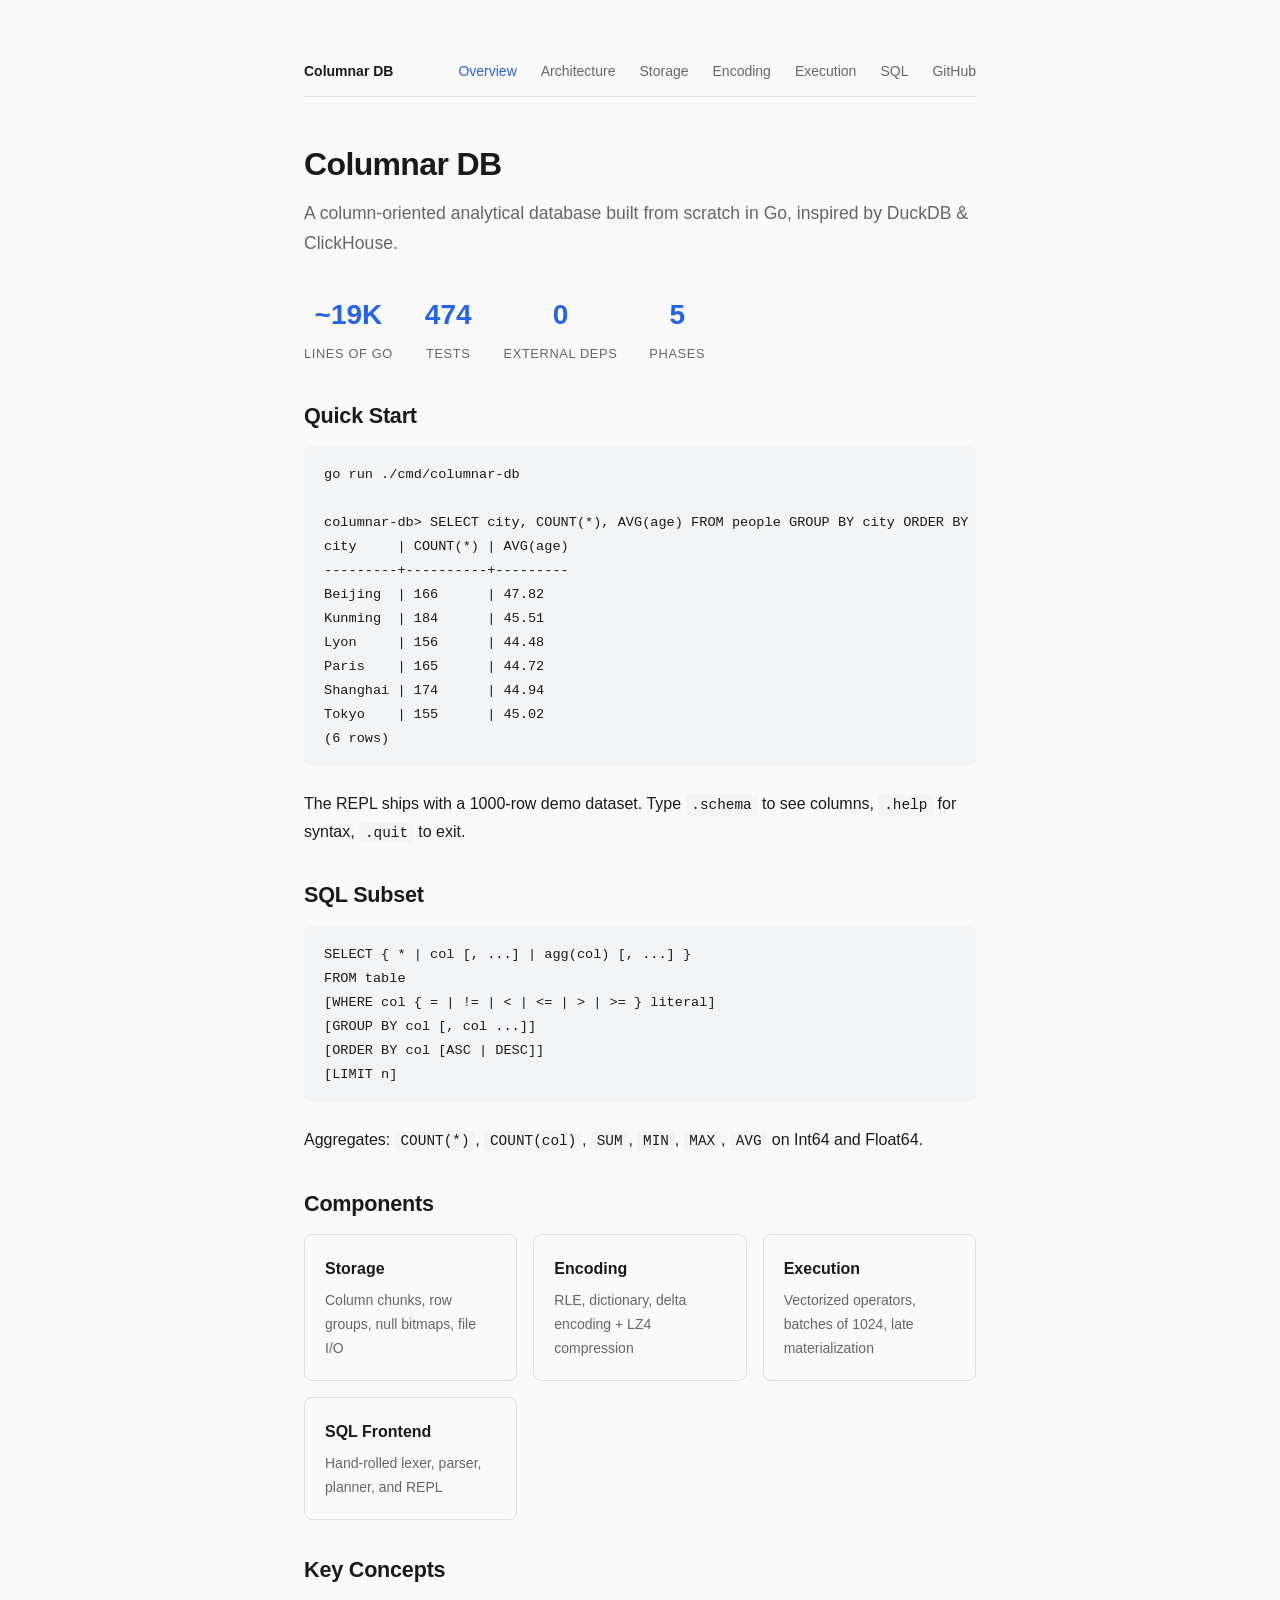
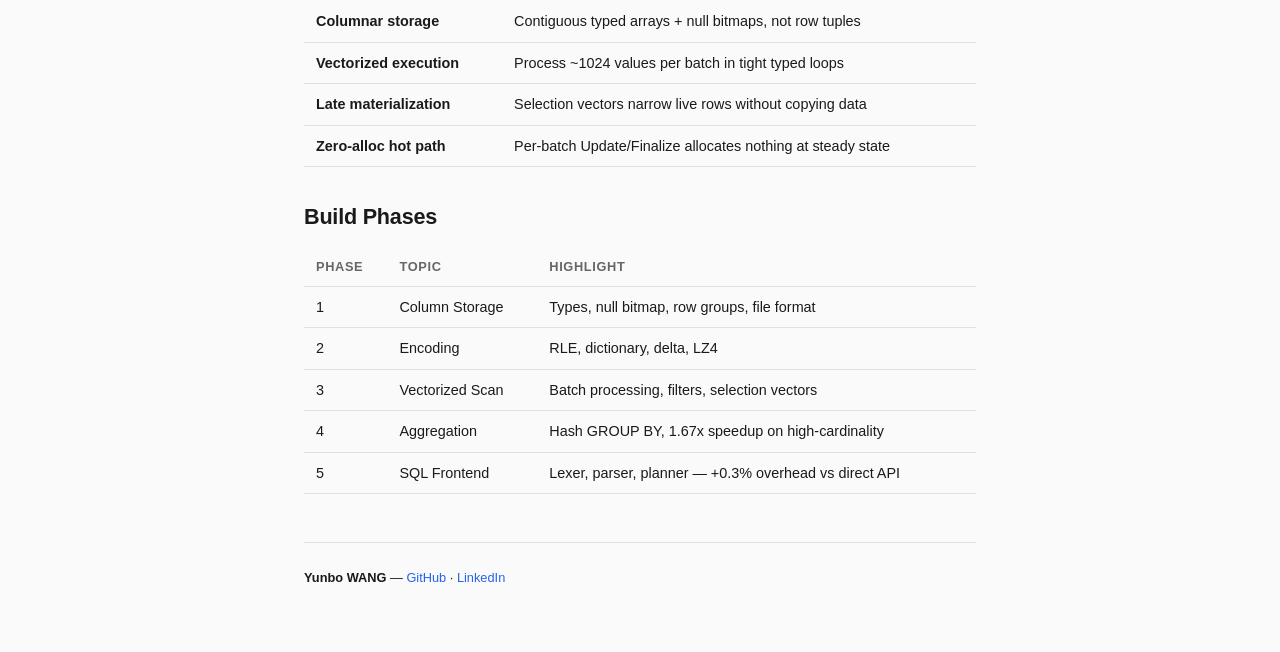
<file: docs/index.html>
<!DOCTYPE html>
<html lang="en">
<head>
  <meta charset="utf-8">
  <meta name="viewport" content="width=device-width, initial-scale=1">
  <title>Columnar DB</title>
  <link rel="stylesheet" href="style.css">
</head>
<body>
<div class="container">
  <nav>
    <a href="index.html" class="brand">Columnar DB</a>
    <a href="index.html" class="active">Overview</a>
    <a href="architecture.html">Architecture</a>
    <a href="storage.html">Storage</a>
    <a href="encoding.html">Encoding</a>
    <a href="execution.html">Execution</a>
    <a href="sql.html">SQL</a>
    <a href="https://github.com/iyunbo/columnar-db">GitHub</a>
  </nav>

  <h1>Columnar DB</h1>
  <p class="subtitle">A column-oriented analytical database built from scratch in Go, inspired by DuckDB &amp; ClickHouse.</p>

  <div class="stats">
    <div class="stat"><span class="num">~19K</span><span class="label">Lines of Go</span></div>
    <div class="stat"><span class="num">474</span><span class="label">Tests</span></div>
    <div class="stat"><span class="num">0</span><span class="label">External deps</span></div>
    <div class="stat"><span class="num">5</span><span class="label">Phases</span></div>
  </div>

  <h2>Quick Start</h2>
<pre><code>go run ./cmd/columnar-db

columnar-db&gt; SELECT city, COUNT(*), AVG(age) FROM people GROUP BY city ORDER BY city
city     | COUNT(*) | AVG(age)
---------+----------+---------
Beijing  | 166      | 47.82
Kunming  | 184      | 45.51
Lyon     | 156      | 44.48
Paris    | 165      | 44.72
Shanghai | 174      | 44.94
Tokyo    | 155      | 45.02
(6 rows)</code></pre>

  <p>The REPL ships with a 1000-row demo dataset. Type <code>.schema</code> to see columns, <code>.help</code> for syntax, <code>.quit</code> to exit.</p>

  <h2>SQL Subset</h2>
<pre><code>SELECT { * | col [, ...] | agg(col) [, ...] }
FROM table
[WHERE col { = | != | &lt; | &lt;= | &gt; | &gt;= } literal]
[GROUP BY col [, col ...]]
[ORDER BY col [ASC | DESC]]
[LIMIT n]</code></pre>
  <p>Aggregates: <code>COUNT(*)</code>, <code>COUNT(col)</code>, <code>SUM</code>, <code>MIN</code>, <code>MAX</code>, <code>AVG</code> on Int64 and Float64.</p>

  <h2>Components</h2>
  <div class="card-grid">
    <div class="card"><a href="storage.html">
      <h3>Storage</h3>
      <p>Column chunks, row groups, null bitmaps, file I/O</p>
    </a></div>
    <div class="card"><a href="encoding.html">
      <h3>Encoding</h3>
      <p>RLE, dictionary, delta encoding + LZ4 compression</p>
    </a></div>
    <div class="card"><a href="execution.html">
      <h3>Execution</h3>
      <p>Vectorized operators, batches of 1024, late materialization</p>
    </a></div>
    <div class="card"><a href="sql.html">
      <h3>SQL Frontend</h3>
      <p>Hand-rolled lexer, parser, planner, and REPL</p>
    </a></div>
  </div>

  <h2>Key Concepts</h2>
  <table>
    <tr><td><strong>Columnar storage</strong></td><td>Contiguous typed arrays + null bitmaps, not row tuples</td></tr>
    <tr><td><strong>Vectorized execution</strong></td><td>Process ~1024 values per batch in tight typed loops</td></tr>
    <tr><td><strong>Late materialization</strong></td><td>Selection vectors narrow live rows without copying data</td></tr>
    <tr><td><strong>Zero-alloc hot path</strong></td><td>Per-batch Update/Finalize allocates nothing at steady state</td></tr>
  </table>

  <h2>Build Phases</h2>
  <table>
    <thead><tr><th>Phase</th><th>Topic</th><th>Highlight</th></tr></thead>
    <tbody>
      <tr><td>1</td><td>Column Storage</td><td>Types, null bitmap, row groups, file format</td></tr>
      <tr><td>2</td><td>Encoding</td><td>RLE, dictionary, delta, LZ4</td></tr>
      <tr><td>3</td><td>Vectorized Scan</td><td>Batch processing, filters, selection vectors</td></tr>
      <tr><td>4</td><td>Aggregation</td><td>Hash GROUP BY, 1.67x speedup on high-cardinality</td></tr>
      <tr><td>5</td><td>SQL Frontend</td><td>Lexer, parser, planner &mdash; +0.3% overhead vs direct API</td></tr>
    </tbody>
  </table>

  <footer>
    <p><strong>Yunbo WANG</strong> &mdash; <a href="https://github.com/iyunbo/columnar-db">GitHub</a> &middot; <a href="https://linkedin.com/in/yunbo-wang">LinkedIn</a></p>
  </footer>
</div>
</body>
</html>
</file>
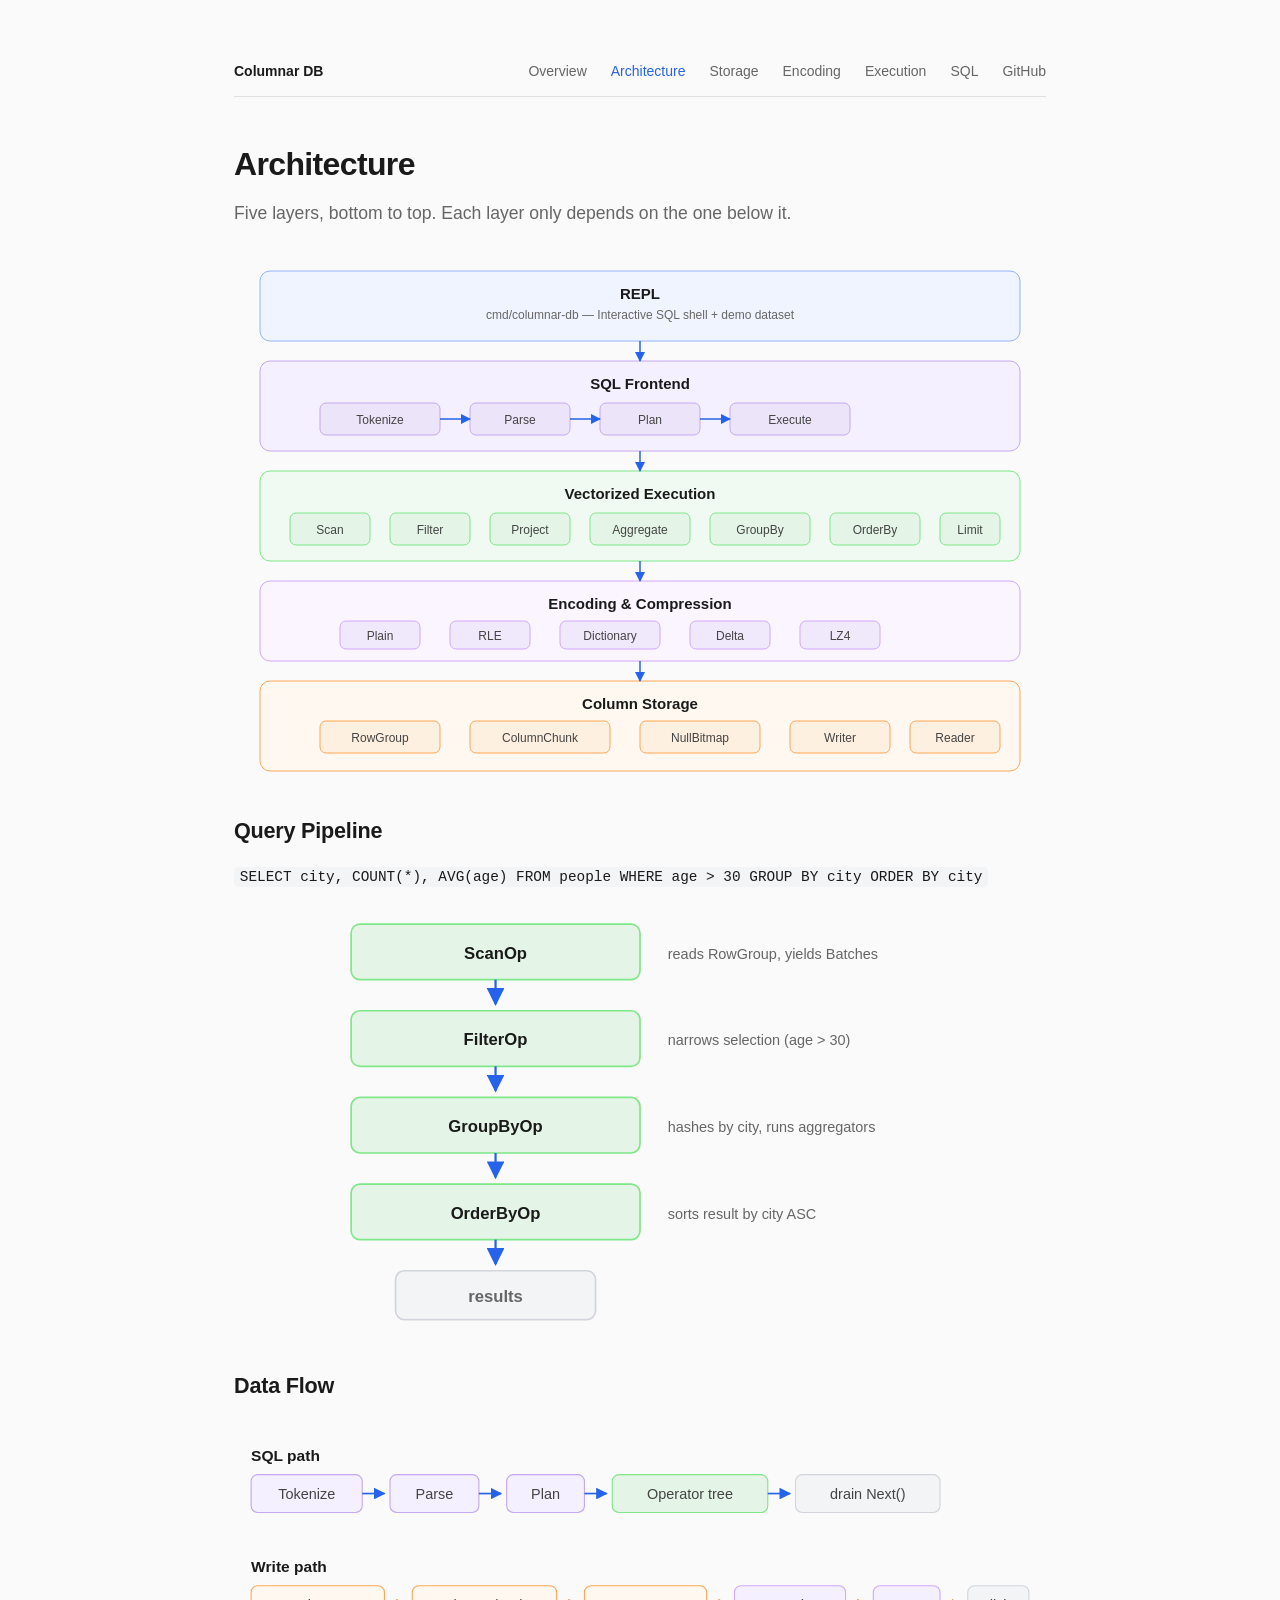
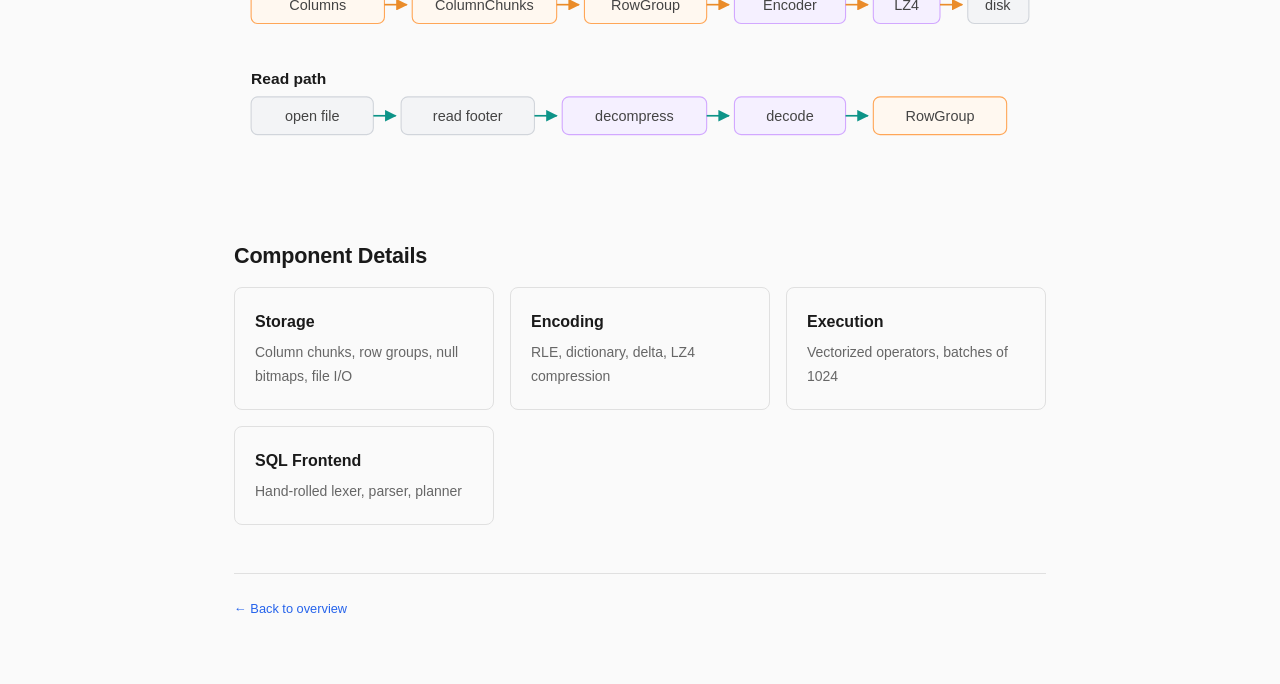
<file: docs/architecture.html>
<!DOCTYPE html>
<html lang="en">
<head>
  <meta charset="utf-8">
  <meta name="viewport" content="width=device-width, initial-scale=1">
  <title>Architecture — Columnar DB</title>
  <link rel="stylesheet" href="style.css">
  <style>
    svg {
      width: 100%;
      max-width: 800px;
      height: auto;
      display: block;
      margin: 1.5rem auto;
    }
    svg a g { transition: transform 0.15s, opacity 0.15s; cursor: pointer; }
    svg a:hover g { opacity: 0.85; }
    svg a g rect.box { transition: stroke-width 0.15s, filter 0.15s; }
    svg a:hover g rect.box { stroke-width: 2.5; filter: drop-shadow(0 2px 4px rgba(0,0,0,0.12)); }
  </style>
</head>
<body>
<div class="container" style="max-width: 860px;">
  <nav>
    <a href="index.html" class="brand">Columnar DB</a>
    <a href="index.html">Overview</a>
    <a href="architecture.html" class="active">Architecture</a>
    <a href="storage.html">Storage</a>
    <a href="encoding.html">Encoding</a>
    <a href="execution.html">Execution</a>
    <a href="sql.html">SQL</a>
    <a href="https://github.com/iyunbo/columnar-db">GitHub</a>
  </nav>

  <h1>Architecture</h1>
  <p class="subtitle">Five layers, bottom to top. Each layer only depends on the one below it.</p>

<svg viewBox="0 0 800 520" xmlns="http://www.w3.org/2000/svg" font-family="-apple-system, BlinkMacSystemFont, 'Segoe UI', sans-serif" font-size="13">

  <defs>
    <marker id="arrow" viewBox="0 0 10 10" refX="9" refY="5"
            markerWidth="7" markerHeight="7" orient="auto-start-reverse">
      <path d="M 0 0 L 10 5 L 0 10 z" fill="#2563eb"/>
    </marker>
  </defs>

  <!-- Layer 5: REPL -->
  <rect x="20" y="10" width="760" height="70" rx="10" fill="#f0f4ff" stroke="#93b4f5"/>
  <text x="400" y="38" text-anchor="middle" fill="#1a1a1a" font-weight="700" font-size="15">REPL</text>
  <text x="400" y="58" text-anchor="middle" fill="#666" font-size="12">cmd/columnar-db — Interactive SQL shell + demo dataset</text>

  <!-- Layer 4: SQL Frontend -->
  <a href="sql.html">
  <g>
  <rect class="box" x="20" y="100" width="760" height="90" rx="10" fill="#f5f0ff" stroke="#c4a8f0"/>
  <text x="400" y="128" text-anchor="middle" fill="#1a1a1a" font-weight="700" font-size="15">SQL Frontend</text>
  <g fill="#444" font-size="12">
    <rect x="80" y="142" width="120" height="32" rx="6" fill="#ece4f9" stroke="#c4a8f0"/>
    <text x="140" y="163" text-anchor="middle">Tokenize</text>
    <rect x="230" y="142" width="100" height="32" rx="6" fill="#ece4f9" stroke="#c4a8f0"/>
    <text x="280" y="163" text-anchor="middle">Parse</text>
    <rect x="360" y="142" width="100" height="32" rx="6" fill="#ece4f9" stroke="#c4a8f0"/>
    <text x="410" y="163" text-anchor="middle">Plan</text>
    <rect x="490" y="142" width="120" height="32" rx="6" fill="#ece4f9" stroke="#c4a8f0"/>
    <text x="550" y="163" text-anchor="middle">Execute</text>
  </g>
  </g>
  </a>
  <!-- flow arrows -->
  <line x1="200" y1="158" x2="230" y2="158" stroke="#2563eb" stroke-width="1.5" marker-end="url(#arrow)"/>
  <line x1="330" y1="158" x2="360" y2="158" stroke="#2563eb" stroke-width="1.5" marker-end="url(#arrow)"/>
  <line x1="460" y1="158" x2="490" y2="158" stroke="#2563eb" stroke-width="1.5" marker-end="url(#arrow)"/>

  <!-- Layer 3: Execution Engine -->
  <a href="execution.html">
  <g>
  <rect class="box" x="20" y="210" width="760" height="90" rx="10" fill="#f0faf2" stroke="#7ee787"/>
  <text x="400" y="238" text-anchor="middle" fill="#1a1a1a" font-weight="700" font-size="15">Vectorized Execution</text>
  <g fill="#444" font-size="12">
    <rect x="50"  y="252" width="80"  height="32" rx="6" fill="#e4f5e7" stroke="#7ee787"/>
    <text x="90"  y="273" text-anchor="middle">Scan</text>
    <rect x="150" y="252" width="80"  height="32" rx="6" fill="#e4f5e7" stroke="#7ee787"/>
    <text x="190" y="273" text-anchor="middle">Filter</text>
    <rect x="250" y="252" width="80"  height="32" rx="6" fill="#e4f5e7" stroke="#7ee787"/>
    <text x="290" y="273" text-anchor="middle">Project</text>
    <rect x="350" y="252" width="100" height="32" rx="6" fill="#e4f5e7" stroke="#7ee787"/>
    <text x="400" y="273" text-anchor="middle">Aggregate</text>
    <rect x="470" y="252" width="100" height="32" rx="6" fill="#e4f5e7" stroke="#7ee787"/>
    <text x="520" y="273" text-anchor="middle">GroupBy</text>
    <rect x="590" y="252" width="90"  height="32" rx="6" fill="#e4f5e7" stroke="#7ee787"/>
    <text x="635" y="273" text-anchor="middle">OrderBy</text>
    <rect x="700" y="252" width="60"  height="32" rx="6" fill="#e4f5e7" stroke="#7ee787"/>
    <text x="730" y="273" text-anchor="middle">Limit</text>
  </g>
  </g>
  </a>

  <!-- Layer 2: Encoding -->
  <a href="encoding.html">
  <g>
  <rect class="box" x="20" y="320" width="760" height="80" rx="10" fill="#faf5ff" stroke="#d2a8ff"/>
  <text x="400" y="348" text-anchor="middle" fill="#1a1a1a" font-weight="700" font-size="15">Encoding &amp; Compression</text>
  <g fill="#444" font-size="12">
    <rect x="100" y="360" width="80"  height="28" rx="6" fill="#f0e8fb" stroke="#d2a8ff"/>
    <text x="140" y="379" text-anchor="middle">Plain</text>
    <rect x="210" y="360" width="80"  height="28" rx="6" fill="#f0e8fb" stroke="#d2a8ff"/>
    <text x="250" y="379" text-anchor="middle">RLE</text>
    <rect x="320" y="360" width="100" height="28" rx="6" fill="#f0e8fb" stroke="#d2a8ff"/>
    <text x="370" y="379" text-anchor="middle">Dictionary</text>
    <rect x="450" y="360" width="80"  height="28" rx="6" fill="#f0e8fb" stroke="#d2a8ff"/>
    <text x="490" y="379" text-anchor="middle">Delta</text>
    <rect x="560" y="360" width="80"  height="28" rx="6" fill="#f0e8fb" stroke="#d2a8ff"/>
    <text x="600" y="379" text-anchor="middle">LZ4</text>
  </g>
  </g>
  </a>

  <!-- Layer 1: Storage -->
  <a href="storage.html">
  <g>
  <rect class="box" x="20" y="420" width="760" height="90" rx="10" fill="#fff8f0" stroke="#ffa657"/>
  <text x="400" y="448" text-anchor="middle" fill="#1a1a1a" font-weight="700" font-size="15">Column Storage</text>
  <g fill="#444" font-size="12">
    <rect x="80"  y="460" width="120" height="32" rx="6" fill="#fef0e0" stroke="#ffa657"/>
    <text x="140" y="481" text-anchor="middle">RowGroup</text>
    <rect x="230" y="460" width="140" height="32" rx="6" fill="#fef0e0" stroke="#ffa657"/>
    <text x="300" y="481" text-anchor="middle">ColumnChunk</text>
    <rect x="400" y="460" width="120" height="32" rx="6" fill="#fef0e0" stroke="#ffa657"/>
    <text x="460" y="481" text-anchor="middle">NullBitmap</text>
    <rect x="550" y="460" width="100" height="32" rx="6" fill="#fef0e0" stroke="#ffa657"/>
    <text x="600" y="481" text-anchor="middle">Writer</text>
    <rect x="670" y="460" width="90"  height="32" rx="6" fill="#fef0e0" stroke="#ffa657"/>
    <text x="715" y="481" text-anchor="middle">Reader</text>
  </g>
  </g>
  </a>

  <!-- Inter-layer arrows -->
  <line x1="400" y1="80" x2="400" y2="100" stroke="#2563eb" stroke-width="1.5" marker-end="url(#arrow)"/>
  <line x1="400" y1="190" x2="400" y2="210" stroke="#2563eb" stroke-width="1.5" marker-end="url(#arrow)"/>
  <line x1="400" y1="300" x2="400" y2="320" stroke="#2563eb" stroke-width="1.5" marker-end="url(#arrow)"/>
  <line x1="400" y1="400" x2="400" y2="420" stroke="#2563eb" stroke-width="1.5" marker-end="url(#arrow)"/>
</svg>

  <h2>Query Pipeline</h2>
  <p style="margin-bottom:0.5rem;"><code>SELECT city, COUNT(*), AVG(age) FROM people WHERE age > 30 GROUP BY city ORDER BY city</code></p>

<svg viewBox="0 0 720 380" xmlns="http://www.w3.org/2000/svg" font-family="-apple-system, BlinkMacSystemFont, 'Segoe UI', sans-serif" font-size="14">
  <defs>
    <marker id="arrDown" viewBox="0 0 10 10" refX="9" refY="5"
            markerWidth="8" markerHeight="8" orient="auto">
      <path d="M 0 0 L 10 5 L 0 10 z" fill="#2563eb"/>
    </marker>
  </defs>

  <!-- ScanOp -->
  <a href="execution.html#operators"><g>
  <rect class="box" x="100" y="10" width="260" height="50" rx="8" fill="#e4f5e7" stroke="#7ee787" stroke-width="1.5"/>
  <text x="230" y="41" text-anchor="middle" fill="#1a1a1a" font-weight="700" font-size="15">ScanOp</text>
  </g></a>
  <text x="385" y="41" fill="#666" font-size="13">reads RowGroup, yields Batches</text>
  <line x1="230" y1="60" x2="230" y2="82" stroke="#2563eb" stroke-width="2" marker-end="url(#arrDown)"/>

  <!-- FilterOp -->
  <a href="execution.html#operators"><g>
  <rect class="box" x="100" y="88" width="260" height="50" rx="8" fill="#e4f5e7" stroke="#7ee787" stroke-width="1.5"/>
  <text x="230" y="119" text-anchor="middle" fill="#1a1a1a" font-weight="700" font-size="15">FilterOp</text>
  </g></a>
  <text x="385" y="119" fill="#666" font-size="13">narrows selection (age &gt; 30)</text>
  <line x1="230" y1="138" x2="230" y2="160" stroke="#2563eb" stroke-width="2" marker-end="url(#arrDown)"/>

  <!-- GroupByOp -->
  <a href="execution.html#operators"><g>
  <rect class="box" x="100" y="166" width="260" height="50" rx="8" fill="#e4f5e7" stroke="#7ee787" stroke-width="1.5"/>
  <text x="230" y="197" text-anchor="middle" fill="#1a1a1a" font-weight="700" font-size="15">GroupByOp</text>
  </g></a>
  <text x="385" y="197" fill="#666" font-size="13">hashes by city, runs aggregators</text>
  <line x1="230" y1="216" x2="230" y2="238" stroke="#2563eb" stroke-width="2" marker-end="url(#arrDown)"/>

  <!-- OrderByOp -->
  <a href="execution.html#operators"><g>
  <rect class="box" x="100" y="244" width="260" height="50" rx="8" fill="#e4f5e7" stroke="#7ee787" stroke-width="1.5"/>
  <text x="230" y="275" text-anchor="middle" fill="#1a1a1a" font-weight="700" font-size="15">OrderByOp</text>
  </g></a>
  <text x="385" y="275" fill="#666" font-size="13">sorts result by city ASC</text>
  <line x1="230" y1="294" x2="230" y2="316" stroke="#2563eb" stroke-width="2" marker-end="url(#arrDown)"/>

  <!-- Results -->
  <rect x="140" y="322" width="180" height="44" rx="8" fill="#f3f4f6" stroke="#d1d5db" stroke-width="1.5"/>
  <text x="230" y="350" text-anchor="middle" fill="#666" font-weight="700" font-size="15">results</text>
</svg>

  <h2>Data Flow</h2>

<svg viewBox="0 0 720 340" xmlns="http://www.w3.org/2000/svg" font-family="-apple-system, BlinkMacSystemFont, 'Segoe UI', sans-serif" font-size="13">
  <defs>
    <marker id="arrRight" viewBox="0 0 10 10" refX="9" refY="5"
            markerWidth="7" markerHeight="7" orient="auto">
      <path d="M 0 0 L 10 5 L 0 10 z" fill="#2563eb"/>
    </marker>
    <marker id="arrRightOrange" viewBox="0 0 10 10" refX="9" refY="5"
            markerWidth="7" markerHeight="7" orient="auto">
      <path d="M 0 0 L 10 5 L 0 10 z" fill="#ea8c2a"/>
    </marker>
    <marker id="arrRightTeal" viewBox="0 0 10 10" refX="9" refY="5"
            markerWidth="7" markerHeight="7" orient="auto">
      <path d="M 0 0 L 10 5 L 0 10 z" fill="#0d9488"/>
    </marker>
  </defs>

  <!-- SQL path -->
  <text x="10" y="30" fill="#1a1a1a" font-weight="700" font-size="14">SQL path</text>
  <a href="sql.html"><g>
  <rect class="box" x="10"  y="42" width="100" height="34" rx="6" fill="#f5f0ff" stroke="#c4a8f0"/>
  <text x="60"  y="64" text-anchor="middle" fill="#444">Tokenize</text>
  </g></a>
  <line x1="110" y1="59" x2="130" y2="59" stroke="#2563eb" stroke-width="1.5" marker-end="url(#arrRight)"/>
  <a href="sql.html"><g>
  <rect class="box" x="135" y="42" width="80"  height="34" rx="6" fill="#f5f0ff" stroke="#c4a8f0"/>
  <text x="175" y="64" text-anchor="middle" fill="#444">Parse</text>
  </g></a>
  <line x1="215" y1="59" x2="235" y2="59" stroke="#2563eb" stroke-width="1.5" marker-end="url(#arrRight)"/>
  <a href="sql.html"><g>
  <rect class="box" x="240" y="42" width="70"  height="34" rx="6" fill="#f5f0ff" stroke="#c4a8f0"/>
  <text x="275" y="64" text-anchor="middle" fill="#444">Plan</text>
  </g></a>
  <line x1="310" y1="59" x2="330" y2="59" stroke="#2563eb" stroke-width="1.5" marker-end="url(#arrRight)"/>
  <a href="execution.html"><g>
  <rect class="box" x="335" y="42" width="140" height="34" rx="6" fill="#e4f5e7" stroke="#7ee787"/>
  <text x="405" y="64" text-anchor="middle" fill="#444">Operator tree</text>
  </g></a>
  <line x1="475" y1="59" x2="495" y2="59" stroke="#2563eb" stroke-width="1.5" marker-end="url(#arrRight)"/>
  <rect x="500" y="42" width="130" height="34" rx="6" fill="#f3f4f6" stroke="#d1d5db"/>
  <text x="565" y="64" text-anchor="middle" fill="#444">drain Next()</text>

  <!-- Write path -->
  <text x="10" y="130" fill="#1a1a1a" font-weight="700" font-size="14">Write path</text>
  <a href="storage.html"><g>
  <rect class="box" x="10"  y="142" width="120" height="34" rx="6" fill="#fff8f0" stroke="#ffa657"/>
  <text x="70"  y="164" text-anchor="middle" fill="#444">Columns</text>
  </g></a>
  <line x1="130" y1="159" x2="150" y2="159" stroke="#ea8c2a" stroke-width="1.5" marker-end="url(#arrRightOrange)"/>
  <a href="storage.html"><g>
  <rect class="box" x="155" y="142" width="130" height="34" rx="6" fill="#fff8f0" stroke="#ffa657"/>
  <text x="220" y="164" text-anchor="middle" fill="#444">ColumnChunks</text>
  </g></a>
  <line x1="285" y1="159" x2="305" y2="159" stroke="#ea8c2a" stroke-width="1.5" marker-end="url(#arrRightOrange)"/>
  <a href="storage.html"><g>
  <rect class="box" x="310" y="142" width="110" height="34" rx="6" fill="#fff8f0" stroke="#ffa657"/>
  <text x="365" y="164" text-anchor="middle" fill="#444">RowGroup</text>
  </g></a>
  <line x1="420" y1="159" x2="440" y2="159" stroke="#ea8c2a" stroke-width="1.5" marker-end="url(#arrRightOrange)"/>
  <a href="encoding.html"><g>
  <rect class="box" x="445" y="142" width="100" height="34" rx="6" fill="#f5f0ff" stroke="#d2a8ff"/>
  <text x="495" y="164" text-anchor="middle" fill="#444">Encoder</text>
  </g></a>
  <line x1="545" y1="159" x2="565" y2="159" stroke="#ea8c2a" stroke-width="1.5" marker-end="url(#arrRightOrange)"/>
  <a href="encoding.html"><g>
  <rect class="box" x="570" y="142" width="60"  height="34" rx="6" fill="#f5f0ff" stroke="#d2a8ff"/>
  <text x="600" y="164" text-anchor="middle" fill="#444">LZ4</text>
  </g></a>
  <line x1="630" y1="159" x2="650" y2="159" stroke="#ea8c2a" stroke-width="1.5" marker-end="url(#arrRightOrange)"/>
  <rect x="655" y="142" width="55"  height="34" rx="6" fill="#f3f4f6" stroke="#d1d5db"/>
  <text x="682" y="164" text-anchor="middle" fill="#444">disk</text>

  <!-- Read path -->
  <text x="10" y="230" fill="#1a1a1a" font-weight="700" font-size="14">Read path</text>
  <rect x="10"  y="242" width="110" height="34" rx="6" fill="#f3f4f6" stroke="#d1d5db"/>
  <text x="65"  y="264" text-anchor="middle" fill="#444">open file</text>
  <line x1="120" y1="259" x2="140" y2="259" stroke="#0d9488" stroke-width="1.5" marker-end="url(#arrRightTeal)"/>
  <a href="storage.html"><g>
  <rect class="box" x="145" y="242" width="120" height="34" rx="6" fill="#f3f4f6" stroke="#d1d5db"/>
  <text x="205" y="264" text-anchor="middle" fill="#444">read footer</text>
  </g></a>
  <line x1="265" y1="259" x2="285" y2="259" stroke="#0d9488" stroke-width="1.5" marker-end="url(#arrRightTeal)"/>
  <a href="encoding.html"><g>
  <rect class="box" x="290" y="242" width="130" height="34" rx="6" fill="#f5f0ff" stroke="#d2a8ff"/>
  <text x="355" y="264" text-anchor="middle" fill="#444">decompress</text>
  </g></a>
  <line x1="420" y1="259" x2="440" y2="259" stroke="#0d9488" stroke-width="1.5" marker-end="url(#arrRightTeal)"/>
  <a href="encoding.html"><g>
  <rect class="box" x="445" y="242" width="100" height="34" rx="6" fill="#f5f0ff" stroke="#d2a8ff"/>
  <text x="495" y="264" text-anchor="middle" fill="#444">decode</text>
  </g></a>
  <line x1="545" y1="259" x2="565" y2="259" stroke="#0d9488" stroke-width="1.5" marker-end="url(#arrRightTeal)"/>
  <a href="storage.html"><g>
  <rect class="box" x="570" y="242" width="120" height="34" rx="6" fill="#fff8f0" stroke="#ffa657"/>
  <text x="630" y="264" text-anchor="middle" fill="#444">RowGroup</text>
  </g></a>
</svg>

  <h2>Component Details</h2>
  <div class="card-grid">
    <div class="card"><a href="storage.html">
      <h3>Storage</h3>
      <p>Column chunks, row groups, null bitmaps, file I/O</p>
    </a></div>
    <div class="card"><a href="encoding.html">
      <h3>Encoding</h3>
      <p>RLE, dictionary, delta, LZ4 compression</p>
    </a></div>
    <div class="card"><a href="execution.html">
      <h3>Execution</h3>
      <p>Vectorized operators, batches of 1024</p>
    </a></div>
    <div class="card"><a href="sql.html">
      <h3>SQL Frontend</h3>
      <p>Hand-rolled lexer, parser, planner</p>
    </a></div>
  </div>

  <footer>
    <p><a href="index.html">&larr; Back to overview</a></p>
  </footer>
</div>
</body>
</html>
</file>
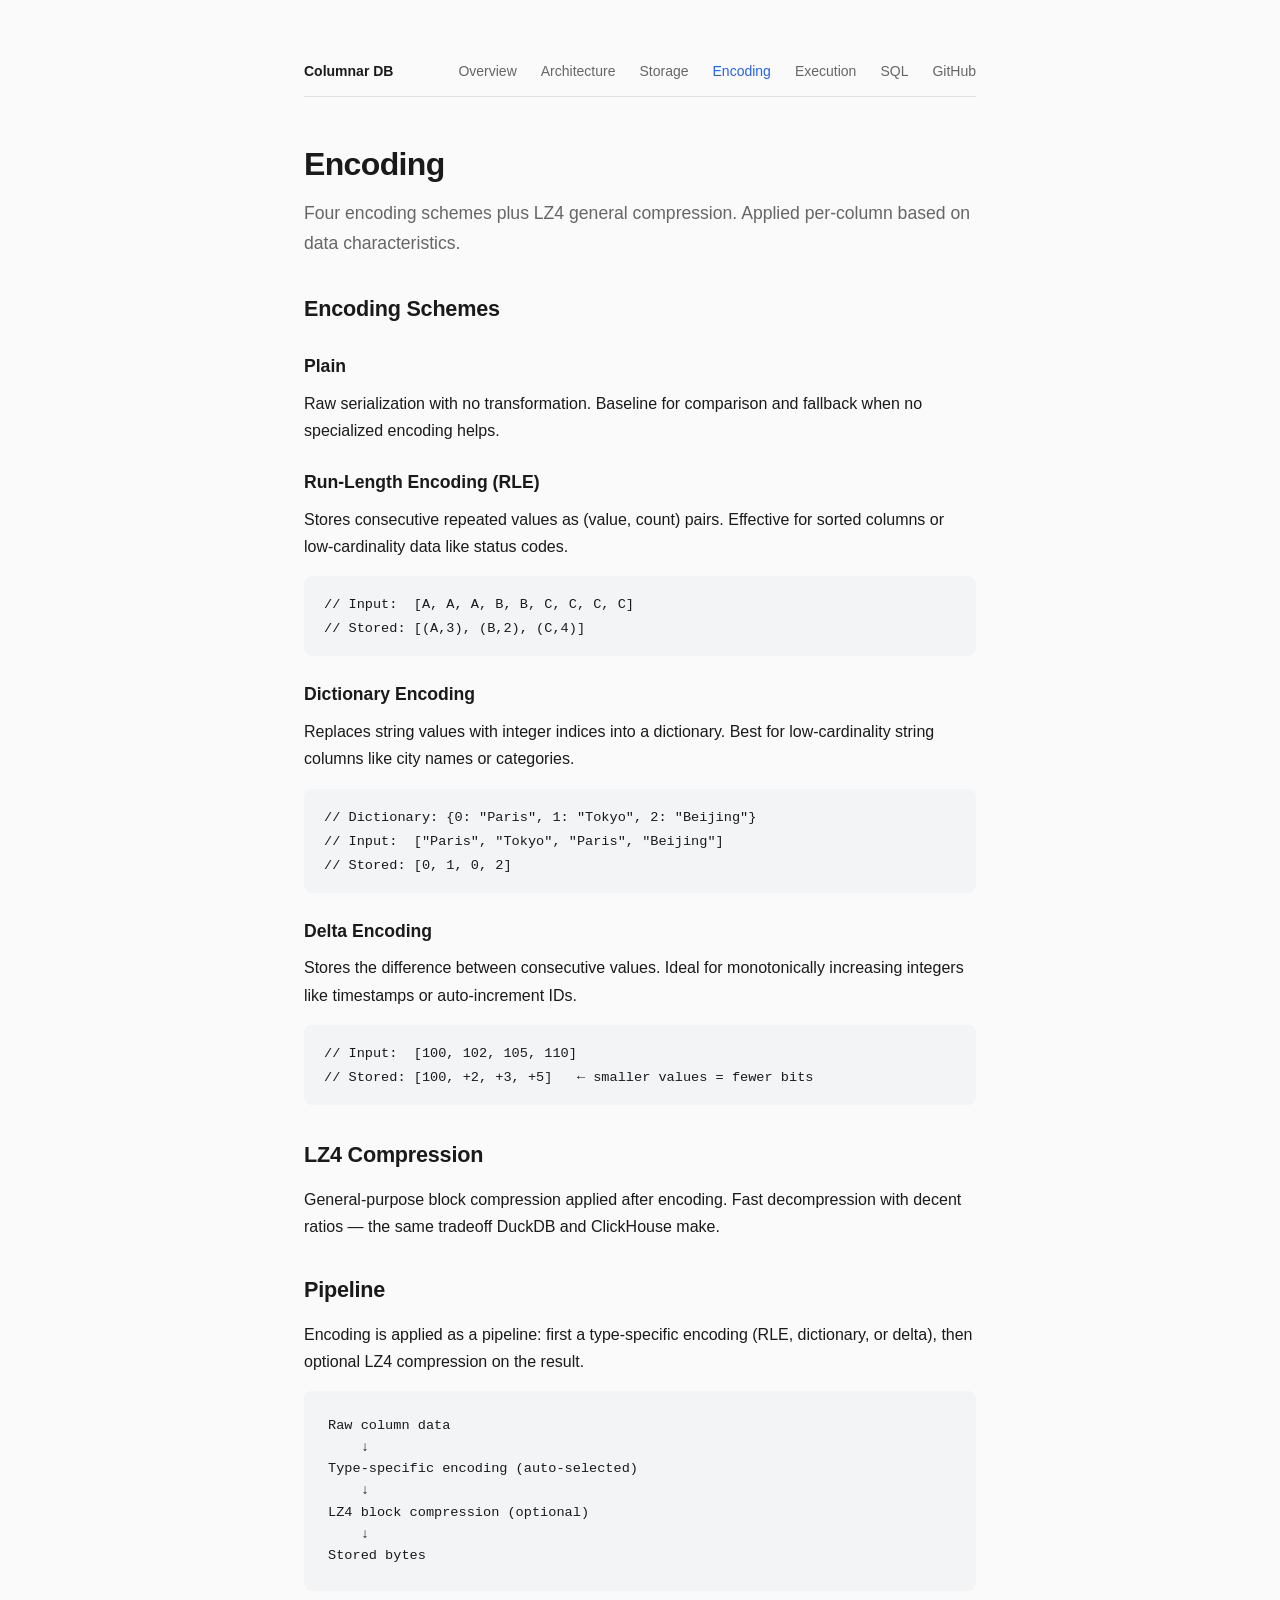
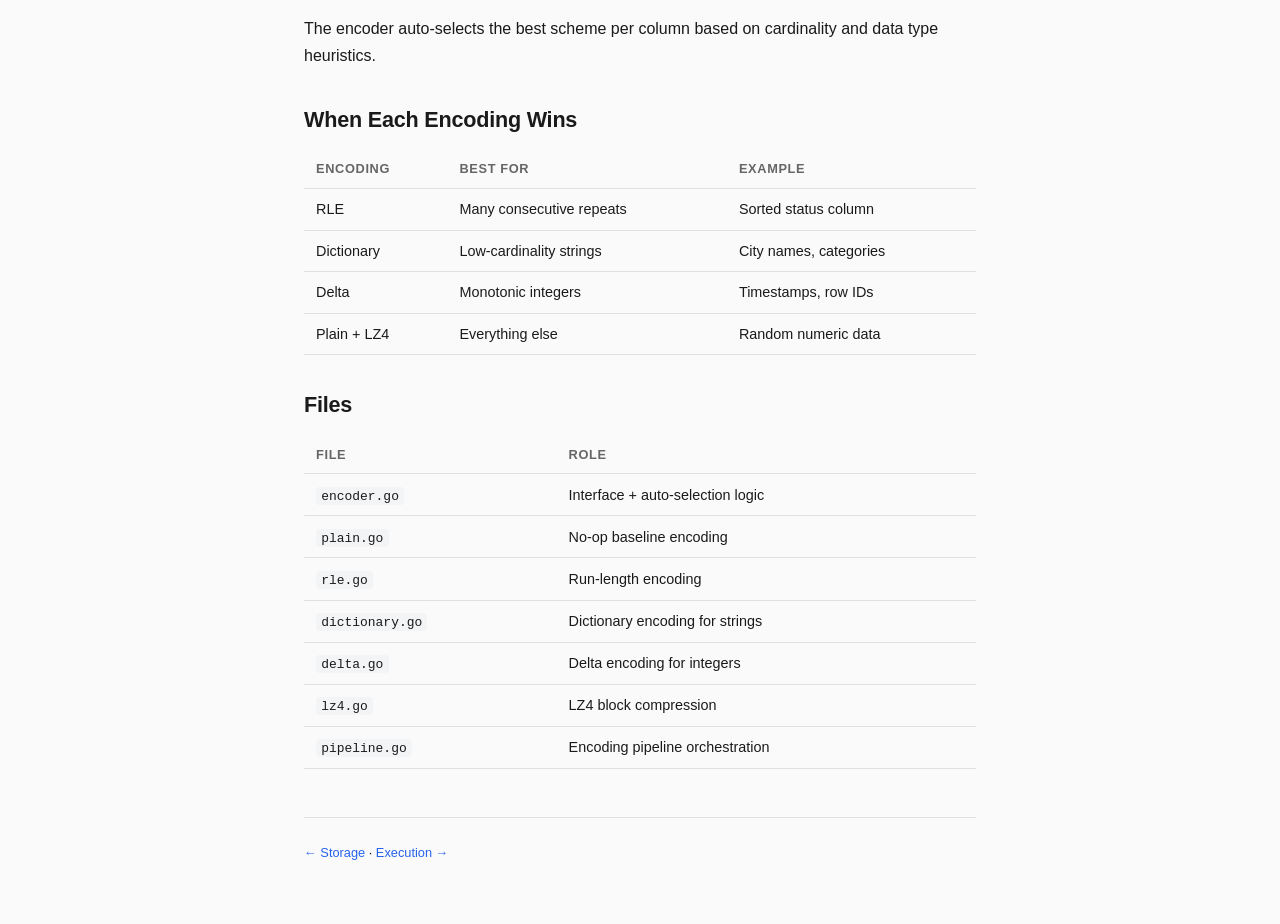
<file: docs/encoding.html>
<!DOCTYPE html>
<html lang="en">
<head>
  <meta charset="utf-8">
  <meta name="viewport" content="width=device-width, initial-scale=1">
  <title>Encoding — Columnar DB</title>
  <link rel="stylesheet" href="style.css">
</head>
<body>
<div class="container">
  <nav>
    <a href="index.html" class="brand">Columnar DB</a>
    <a href="index.html">Overview</a>
    <a href="architecture.html">Architecture</a>
    <a href="storage.html">Storage</a>
    <a href="encoding.html" class="active">Encoding</a>
    <a href="execution.html">Execution</a>
    <a href="sql.html">SQL</a>
    <a href="https://github.com/iyunbo/columnar-db">GitHub</a>
  </nav>

  <h1>Encoding</h1>
  <p class="subtitle">Four encoding schemes plus LZ4 general compression. Applied per-column based on data characteristics.</p>

  <h2>Encoding Schemes</h2>

  <h3>Plain</h3>
  <p>Raw serialization with no transformation. Baseline for comparison and fallback when no specialized encoding helps.</p>

  <h3>Run-Length Encoding (RLE)</h3>
  <p>Stores consecutive repeated values as (value, count) pairs. Effective for sorted columns or low-cardinality data like status codes.</p>
<pre><code>// Input:  [A, A, A, B, B, C, C, C, C]
// Stored: [(A,3), (B,2), (C,4)]</code></pre>

  <h3>Dictionary Encoding</h3>
  <p>Replaces string values with integer indices into a dictionary. Best for low-cardinality string columns like city names or categories.</p>
<pre><code>// Dictionary: {0: "Paris", 1: "Tokyo", 2: "Beijing"}
// Input:  ["Paris", "Tokyo", "Paris", "Beijing"]
// Stored: [0, 1, 0, 2]</code></pre>

  <h3>Delta Encoding</h3>
  <p>Stores the difference between consecutive values. Ideal for monotonically increasing integers like timestamps or auto-increment IDs.</p>
<pre><code>// Input:  [100, 102, 105, 110]
// Stored: [100, +2, +3, +5]   ← smaller values = fewer bits</code></pre>

  <h2>LZ4 Compression</h2>
  <p>General-purpose block compression applied after encoding. Fast decompression with decent ratios — the same tradeoff DuckDB and ClickHouse make.</p>

  <h2>Pipeline</h2>
  <p>Encoding is applied as a pipeline: first a type-specific encoding (RLE, dictionary, or delta), then optional LZ4 compression on the result.</p>
  <div class="diagram">Raw column data
    ↓
Type-specific encoding (auto-selected)
    ↓
LZ4 block compression (optional)
    ↓
Stored bytes</div>

  <p>The encoder auto-selects the best scheme per column based on cardinality and data type heuristics.</p>

  <h2>When Each Encoding Wins</h2>
  <table>
    <thead><tr><th>Encoding</th><th>Best for</th><th>Example</th></tr></thead>
    <tbody>
      <tr><td>RLE</td><td>Many consecutive repeats</td><td>Sorted status column</td></tr>
      <tr><td>Dictionary</td><td>Low-cardinality strings</td><td>City names, categories</td></tr>
      <tr><td>Delta</td><td>Monotonic integers</td><td>Timestamps, row IDs</td></tr>
      <tr><td>Plain + LZ4</td><td>Everything else</td><td>Random numeric data</td></tr>
    </tbody>
  </table>

  <h2>Files</h2>
  <table>
    <thead><tr><th>File</th><th>Role</th></tr></thead>
    <tbody>
      <tr><td><code>encoder.go</code></td><td>Interface + auto-selection logic</td></tr>
      <tr><td><code>plain.go</code></td><td>No-op baseline encoding</td></tr>
      <tr><td><code>rle.go</code></td><td>Run-length encoding</td></tr>
      <tr><td><code>dictionary.go</code></td><td>Dictionary encoding for strings</td></tr>
      <tr><td><code>delta.go</code></td><td>Delta encoding for integers</td></tr>
      <tr><td><code>lz4.go</code></td><td>LZ4 block compression</td></tr>
      <tr><td><code>pipeline.go</code></td><td>Encoding pipeline orchestration</td></tr>
    </tbody>
  </table>

  <footer>
    <p><a href="storage.html">&larr; Storage</a> &middot; <a href="execution.html">Execution &rarr;</a></p>
  </footer>
</div>
</body>
</html>
</file>
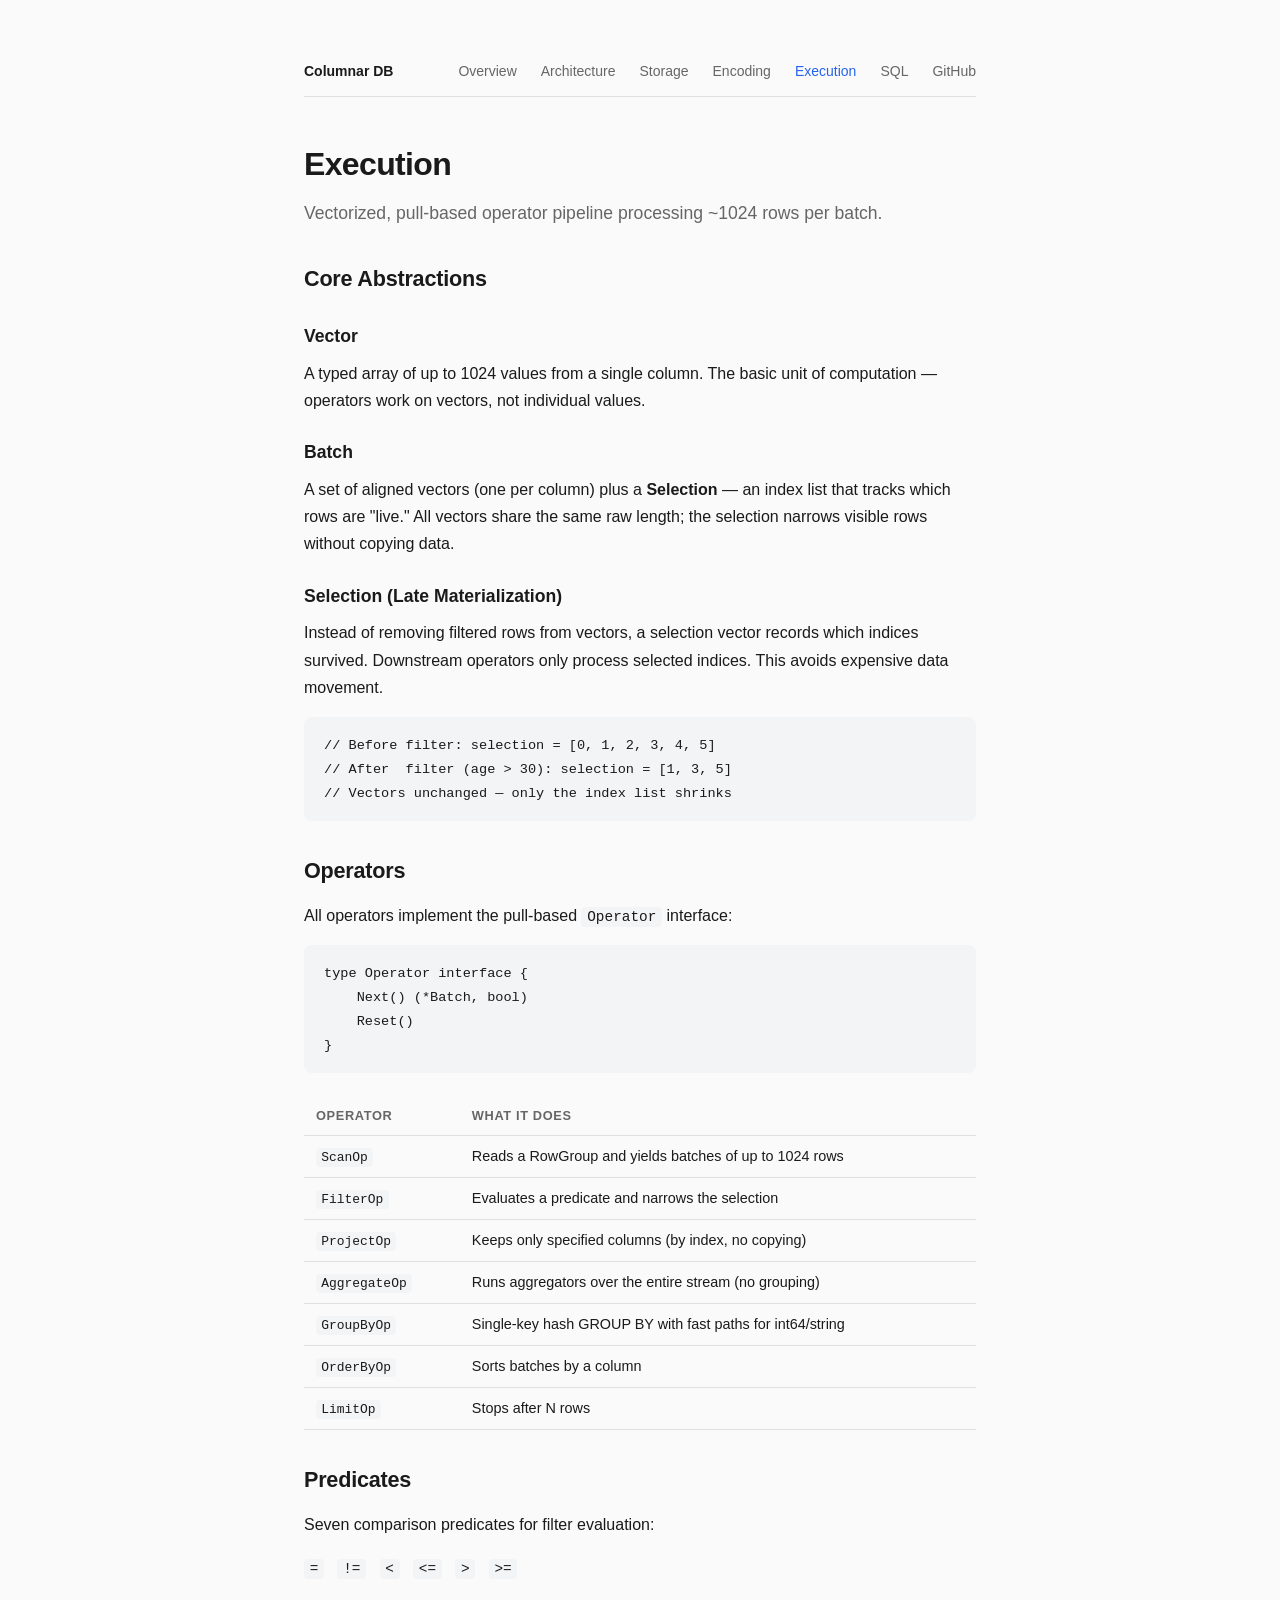
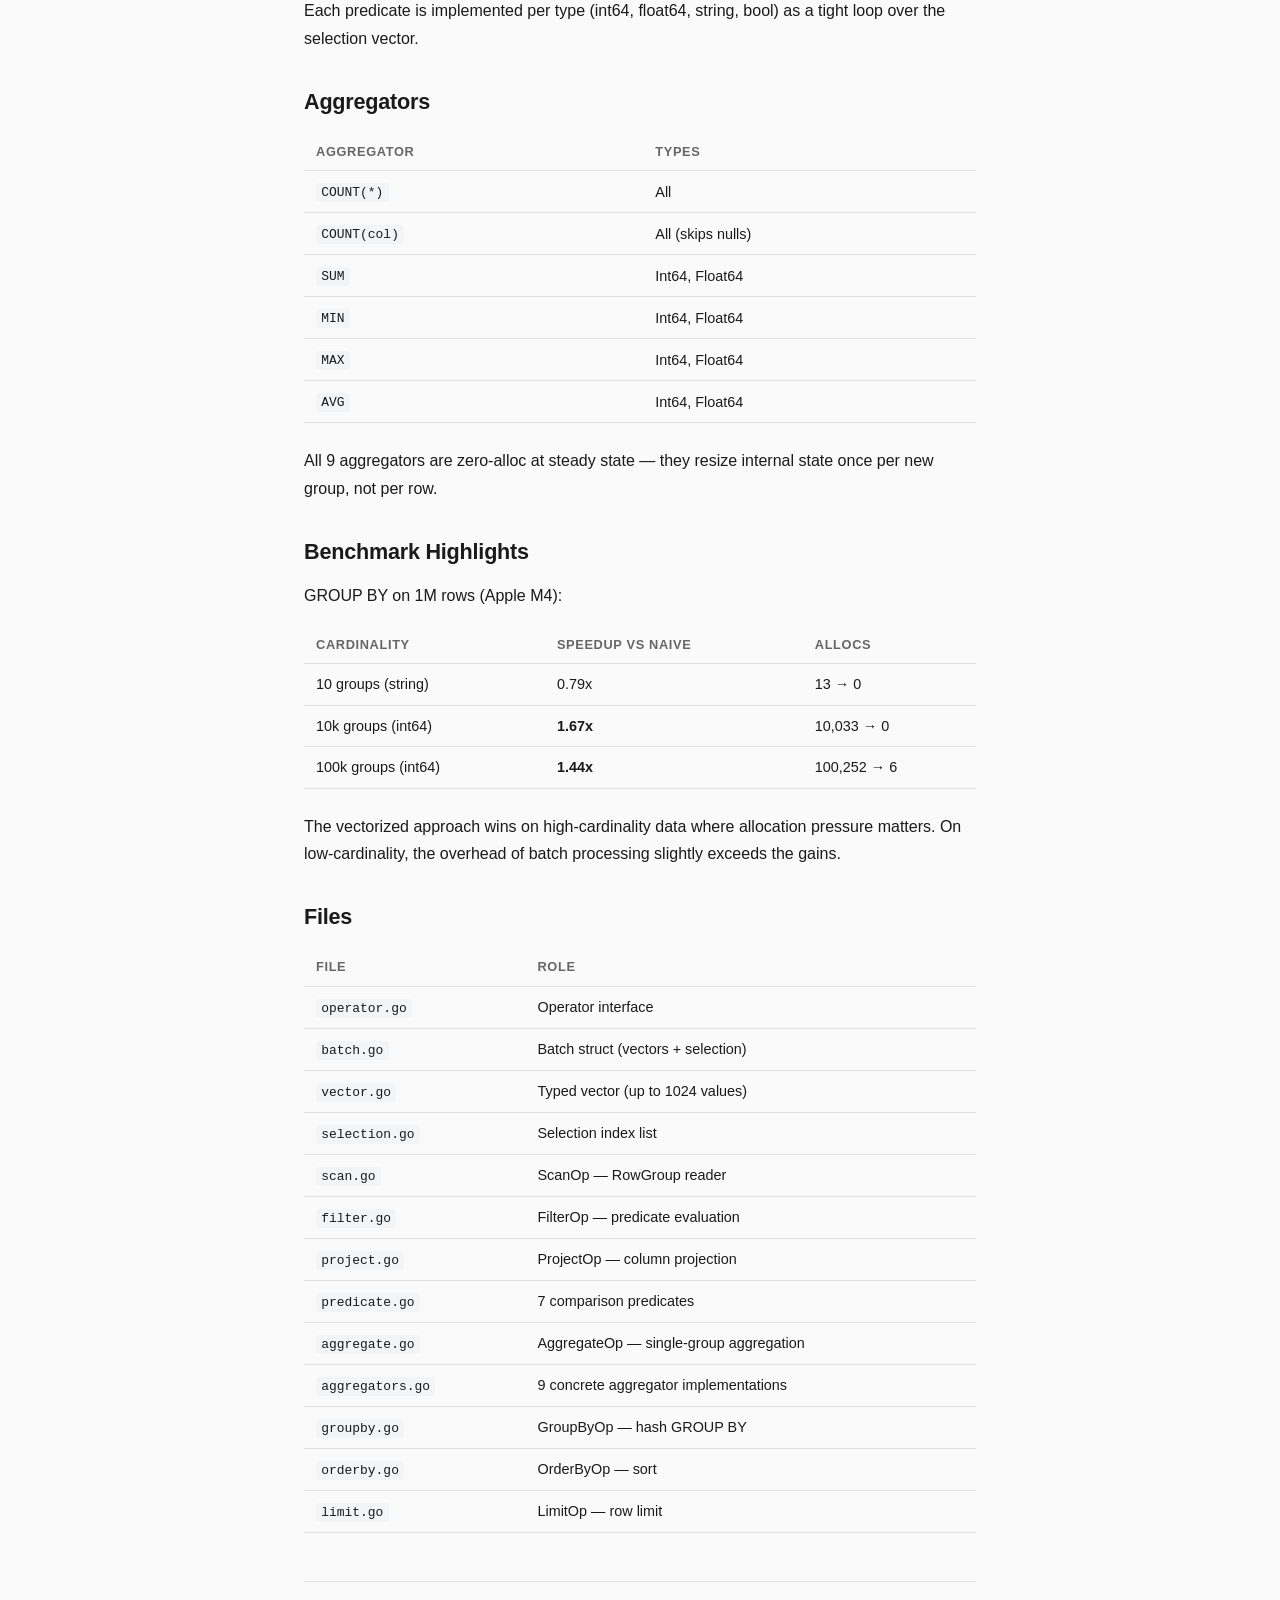
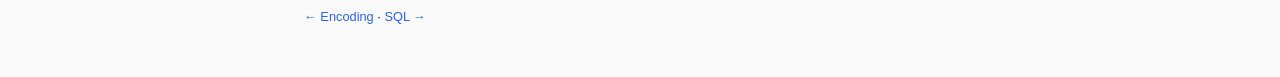
<file: docs/execution.html>
<!DOCTYPE html>
<html lang="en">
<head>
  <meta charset="utf-8">
  <meta name="viewport" content="width=device-width, initial-scale=1">
  <title>Execution — Columnar DB</title>
  <link rel="stylesheet" href="style.css">
</head>
<body>
<div class="container">
  <nav>
    <a href="index.html" class="brand">Columnar DB</a>
    <a href="index.html">Overview</a>
    <a href="architecture.html">Architecture</a>
    <a href="storage.html">Storage</a>
    <a href="encoding.html">Encoding</a>
    <a href="execution.html" class="active">Execution</a>
    <a href="sql.html">SQL</a>
    <a href="https://github.com/iyunbo/columnar-db">GitHub</a>
  </nav>

  <h1>Execution</h1>
  <p class="subtitle">Vectorized, pull-based operator pipeline processing ~1024 rows per batch.</p>

  <h2>Core Abstractions</h2>

  <h3>Vector</h3>
  <p>A typed array of up to 1024 values from a single column. The basic unit of computation — operators work on vectors, not individual values.</p>

  <h3>Batch</h3>
  <p>A set of aligned vectors (one per column) plus a <strong>Selection</strong> — an index list that tracks which rows are "live." All vectors share the same raw length; the selection narrows visible rows without copying data.</p>

  <h3>Selection (Late Materialization)</h3>
  <p>Instead of removing filtered rows from vectors, a selection vector records which indices survived. Downstream operators only process selected indices. This avoids expensive data movement.</p>
<pre><code>// Before filter: selection = [0, 1, 2, 3, 4, 5]
// After  filter (age > 30): selection = [1, 3, 5]
// Vectors unchanged — only the index list shrinks</code></pre>

  <h2 id="operators">Operators</h2>
  <p>All operators implement the pull-based <code>Operator</code> interface:</p>
<pre><code>type Operator interface {
    Next() (*Batch, bool)
    Reset()
}</code></pre>

  <table>
    <thead><tr><th>Operator</th><th>What it does</th></tr></thead>
    <tbody>
      <tr><td><code>ScanOp</code></td><td>Reads a RowGroup and yields batches of up to 1024 rows</td></tr>
      <tr><td><code>FilterOp</code></td><td>Evaluates a predicate and narrows the selection</td></tr>
      <tr><td><code>ProjectOp</code></td><td>Keeps only specified columns (by index, no copying)</td></tr>
      <tr><td><code>AggregateOp</code></td><td>Runs aggregators over the entire stream (no grouping)</td></tr>
      <tr><td><code>GroupByOp</code></td><td>Single-key hash GROUP BY with fast paths for int64/string</td></tr>
      <tr><td><code>OrderByOp</code></td><td>Sorts batches by a column</td></tr>
      <tr><td><code>LimitOp</code></td><td>Stops after N rows</td></tr>
    </tbody>
  </table>

  <h2>Predicates</h2>
  <p>Seven comparison predicates for filter evaluation:</p>
  <p><code>=</code> &nbsp; <code>!=</code> &nbsp; <code>&lt;</code> &nbsp; <code>&lt;=</code> &nbsp; <code>&gt;</code> &nbsp; <code>&gt;=</code></p>
  <p>Each predicate is implemented per type (int64, float64, string, bool) as a tight loop over the selection vector.</p>

  <h2>Aggregators</h2>
  <table>
    <thead><tr><th>Aggregator</th><th>Types</th></tr></thead>
    <tbody>
      <tr><td><code>COUNT(*)</code></td><td>All</td></tr>
      <tr><td><code>COUNT(col)</code></td><td>All (skips nulls)</td></tr>
      <tr><td><code>SUM</code></td><td>Int64, Float64</td></tr>
      <tr><td><code>MIN</code></td><td>Int64, Float64</td></tr>
      <tr><td><code>MAX</code></td><td>Int64, Float64</td></tr>
      <tr><td><code>AVG</code></td><td>Int64, Float64</td></tr>
    </tbody>
  </table>
  <p>All 9 aggregators are zero-alloc at steady state — they resize internal state once per new group, not per row.</p>

  <h2>Benchmark Highlights</h2>
  <p>GROUP BY on 1M rows (Apple M4):</p>
  <table>
    <thead><tr><th>Cardinality</th><th>Speedup vs naive</th><th>Allocs</th></tr></thead>
    <tbody>
      <tr><td>10 groups (string)</td><td>0.79x</td><td>13 → 0</td></tr>
      <tr><td>10k groups (int64)</td><td><strong>1.67x</strong></td><td>10,033 → 0</td></tr>
      <tr><td>100k groups (int64)</td><td><strong>1.44x</strong></td><td>100,252 → 6</td></tr>
    </tbody>
  </table>
  <p>The vectorized approach wins on high-cardinality data where allocation pressure matters. On low-cardinality, the overhead of batch processing slightly exceeds the gains.</p>

  <h2>Files</h2>
  <table>
    <thead><tr><th>File</th><th>Role</th></tr></thead>
    <tbody>
      <tr><td><code>operator.go</code></td><td>Operator interface</td></tr>
      <tr><td><code>batch.go</code></td><td>Batch struct (vectors + selection)</td></tr>
      <tr><td><code>vector.go</code></td><td>Typed vector (up to 1024 values)</td></tr>
      <tr><td><code>selection.go</code></td><td>Selection index list</td></tr>
      <tr><td><code>scan.go</code></td><td>ScanOp — RowGroup reader</td></tr>
      <tr><td><code>filter.go</code></td><td>FilterOp — predicate evaluation</td></tr>
      <tr><td><code>project.go</code></td><td>ProjectOp — column projection</td></tr>
      <tr><td><code>predicate.go</code></td><td>7 comparison predicates</td></tr>
      <tr><td><code>aggregate.go</code></td><td>AggregateOp — single-group aggregation</td></tr>
      <tr><td><code>aggregators.go</code></td><td>9 concrete aggregator implementations</td></tr>
      <tr><td><code>groupby.go</code></td><td>GroupByOp — hash GROUP BY</td></tr>
      <tr><td><code>orderby.go</code></td><td>OrderByOp — sort</td></tr>
      <tr><td><code>limit.go</code></td><td>LimitOp — row limit</td></tr>
    </tbody>
  </table>

  <footer>
    <p><a href="encoding.html">&larr; Encoding</a> &middot; <a href="sql.html">SQL &rarr;</a></p>
  </footer>
</div>
</body>
</html>
</file>
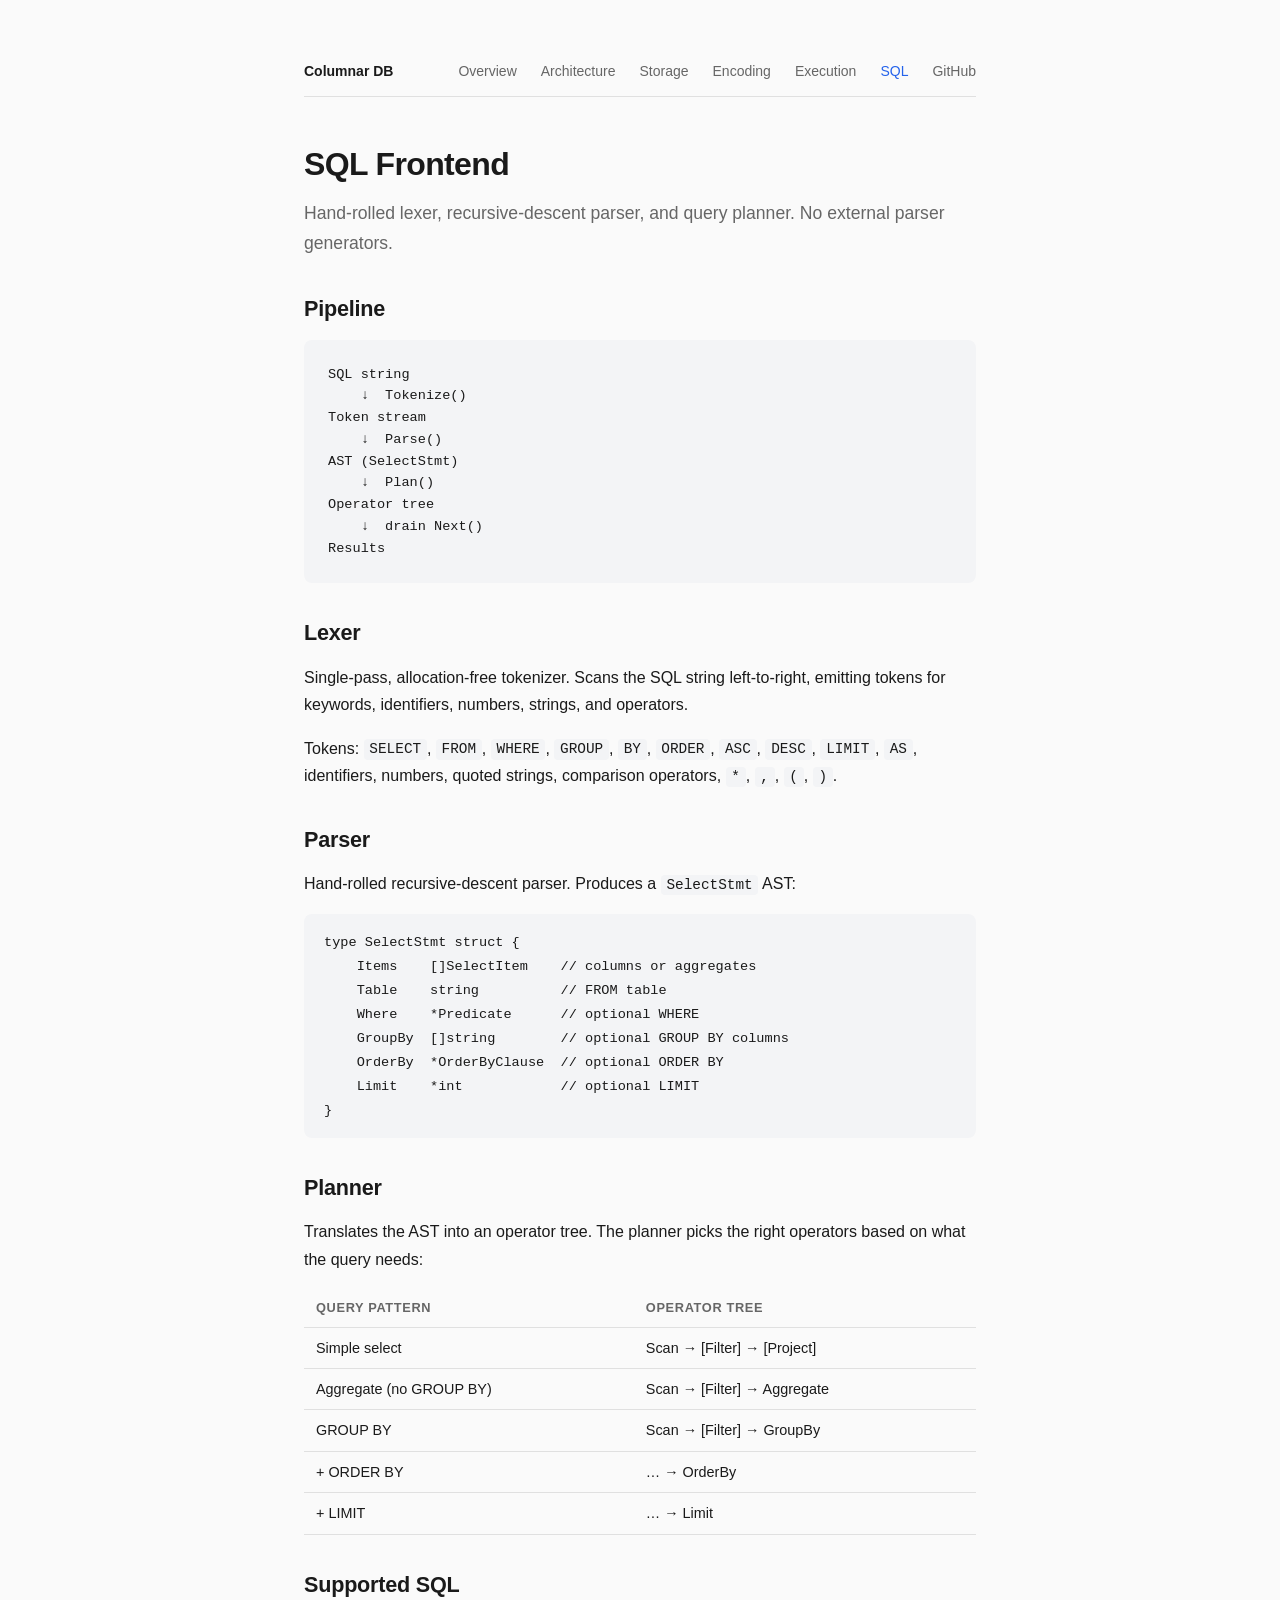
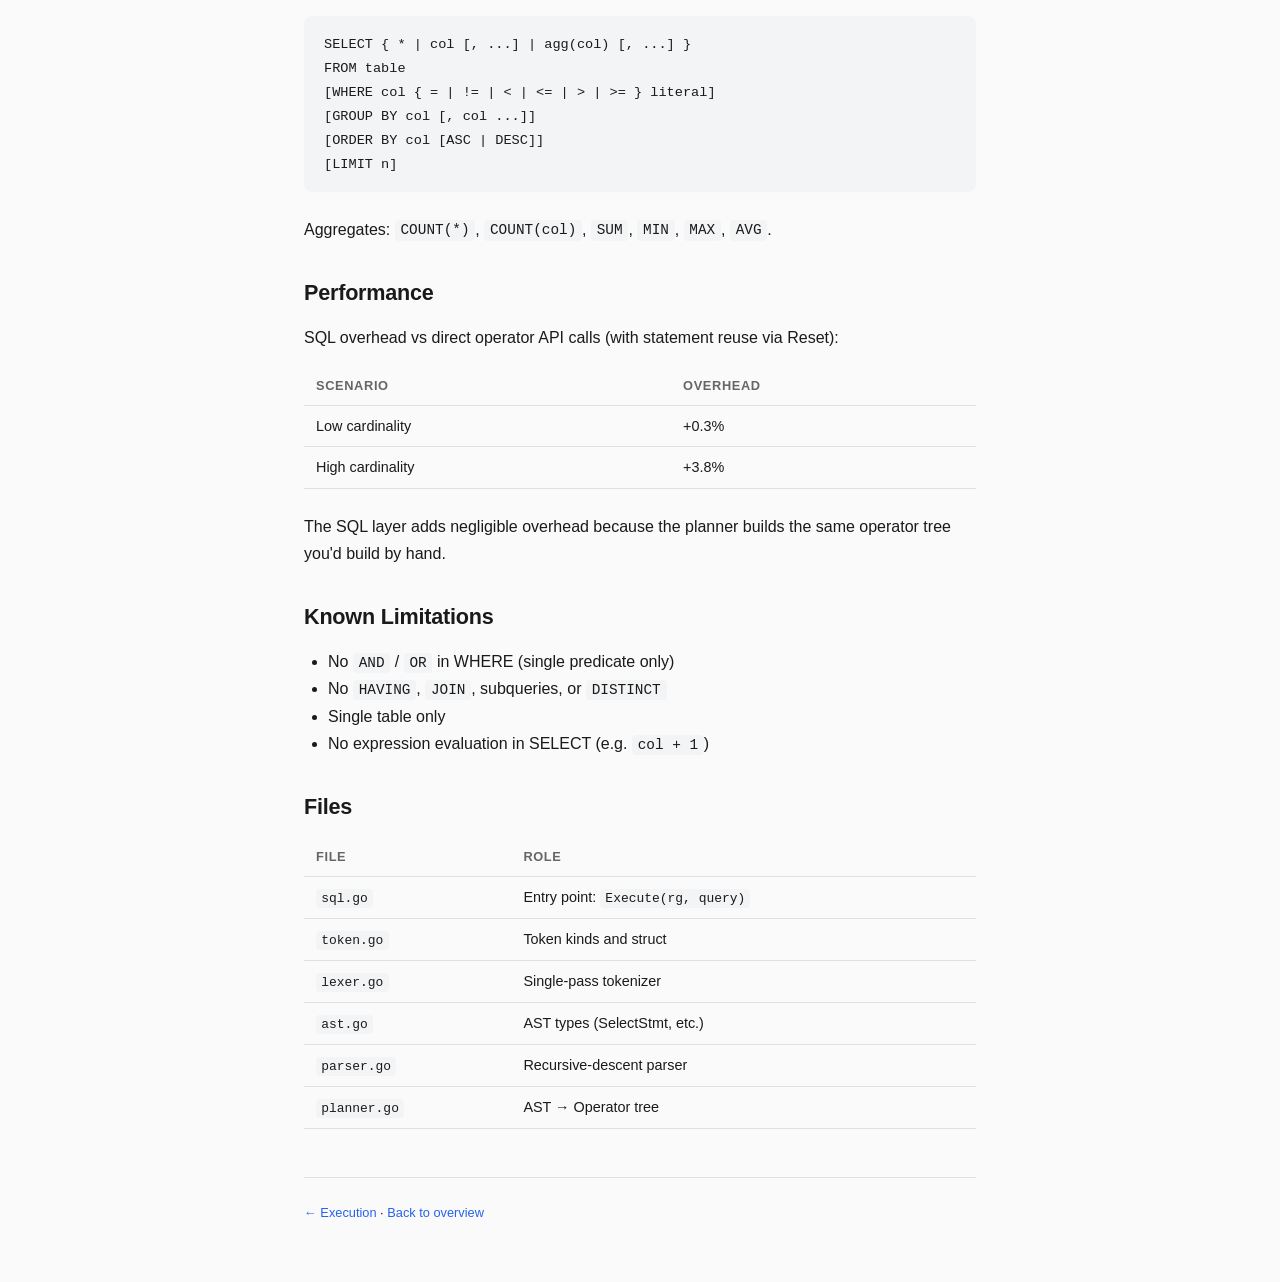
<file: docs/sql.html>
<!DOCTYPE html>
<html lang="en">
<head>
  <meta charset="utf-8">
  <meta name="viewport" content="width=device-width, initial-scale=1">
  <title>SQL Frontend — Columnar DB</title>
  <link rel="stylesheet" href="style.css">
</head>
<body>
<div class="container">
  <nav>
    <a href="index.html" class="brand">Columnar DB</a>
    <a href="index.html">Overview</a>
    <a href="architecture.html">Architecture</a>
    <a href="storage.html">Storage</a>
    <a href="encoding.html">Encoding</a>
    <a href="execution.html">Execution</a>
    <a href="sql.html" class="active">SQL</a>
    <a href="https://github.com/iyunbo/columnar-db">GitHub</a>
  </nav>

  <h1>SQL Frontend</h1>
  <p class="subtitle">Hand-rolled lexer, recursive-descent parser, and query planner. No external parser generators.</p>

  <h2>Pipeline</h2>
  <div class="diagram">SQL string
    ↓  Tokenize()
Token stream
    ↓  Parse()
AST (SelectStmt)
    ↓  Plan()
Operator tree
    ↓  drain Next()
Results</div>

  <h2>Lexer</h2>
  <p>Single-pass, allocation-free tokenizer. Scans the SQL string left-to-right, emitting tokens for keywords, identifiers, numbers, strings, and operators.</p>
  <p>Tokens: <code>SELECT</code>, <code>FROM</code>, <code>WHERE</code>, <code>GROUP</code>, <code>BY</code>, <code>ORDER</code>, <code>ASC</code>, <code>DESC</code>, <code>LIMIT</code>, <code>AS</code>, identifiers, numbers, quoted strings, comparison operators, <code>*</code>, <code>,</code>, <code>(</code>, <code>)</code>.</p>

  <h2>Parser</h2>
  <p>Hand-rolled recursive-descent parser. Produces a <code>SelectStmt</code> AST:</p>
<pre><code>type SelectStmt struct {
    Items    []SelectItem    // columns or aggregates
    Table    string          // FROM table
    Where    *Predicate      // optional WHERE
    GroupBy  []string        // optional GROUP BY columns
    OrderBy  *OrderByClause  // optional ORDER BY
    Limit    *int            // optional LIMIT
}</code></pre>

  <h2>Planner</h2>
  <p>Translates the AST into an operator tree. The planner picks the right operators based on what the query needs:</p>
  <table>
    <thead><tr><th>Query pattern</th><th>Operator tree</th></tr></thead>
    <tbody>
      <tr><td>Simple select</td><td>Scan → [Filter] → [Project]</td></tr>
      <tr><td>Aggregate (no GROUP BY)</td><td>Scan → [Filter] → Aggregate</td></tr>
      <tr><td>GROUP BY</td><td>Scan → [Filter] → GroupBy</td></tr>
      <tr><td>+ ORDER BY</td><td>… → OrderBy</td></tr>
      <tr><td>+ LIMIT</td><td>… → Limit</td></tr>
    </tbody>
  </table>

  <h2>Supported SQL</h2>
<pre><code>SELECT { * | col [, ...] | agg(col) [, ...] }
FROM table
[WHERE col { = | != | &lt; | &lt;= | &gt; | &gt;= } literal]
[GROUP BY col [, col ...]]
[ORDER BY col [ASC | DESC]]
[LIMIT n]</code></pre>
  <p>Aggregates: <code>COUNT(*)</code>, <code>COUNT(col)</code>, <code>SUM</code>, <code>MIN</code>, <code>MAX</code>, <code>AVG</code>.</p>

  <h2>Performance</h2>
  <p>SQL overhead vs direct operator API calls (with statement reuse via Reset):</p>
  <table>
    <thead><tr><th>Scenario</th><th>Overhead</th></tr></thead>
    <tbody>
      <tr><td>Low cardinality</td><td>+0.3%</td></tr>
      <tr><td>High cardinality</td><td>+3.8%</td></tr>
    </tbody>
  </table>
  <p>The SQL layer adds negligible overhead because the planner builds the same operator tree you'd build by hand.</p>

  <h2>Known Limitations</h2>
  <ul style="margin-bottom: 1.5rem; padding-left: 1.5rem;">
    <li>No <code>AND</code> / <code>OR</code> in WHERE (single predicate only)</li>
    <li>No <code>HAVING</code>, <code>JOIN</code>, subqueries, or <code>DISTINCT</code></li>
    <li>Single table only</li>
    <li>No expression evaluation in SELECT (e.g. <code>col + 1</code>)</li>
  </ul>

  <h2>Files</h2>
  <table>
    <thead><tr><th>File</th><th>Role</th></tr></thead>
    <tbody>
      <tr><td><code>sql.go</code></td><td>Entry point: <code>Execute(rg, query)</code></td></tr>
      <tr><td><code>token.go</code></td><td>Token kinds and struct</td></tr>
      <tr><td><code>lexer.go</code></td><td>Single-pass tokenizer</td></tr>
      <tr><td><code>ast.go</code></td><td>AST types (SelectStmt, etc.)</td></tr>
      <tr><td><code>parser.go</code></td><td>Recursive-descent parser</td></tr>
      <tr><td><code>planner.go</code></td><td>AST → Operator tree</td></tr>
    </tbody>
  </table>

  <footer>
    <p><a href="execution.html">&larr; Execution</a> &middot; <a href="index.html">Back to overview</a></p>
  </footer>
</div>
</body>
</html>
</file>
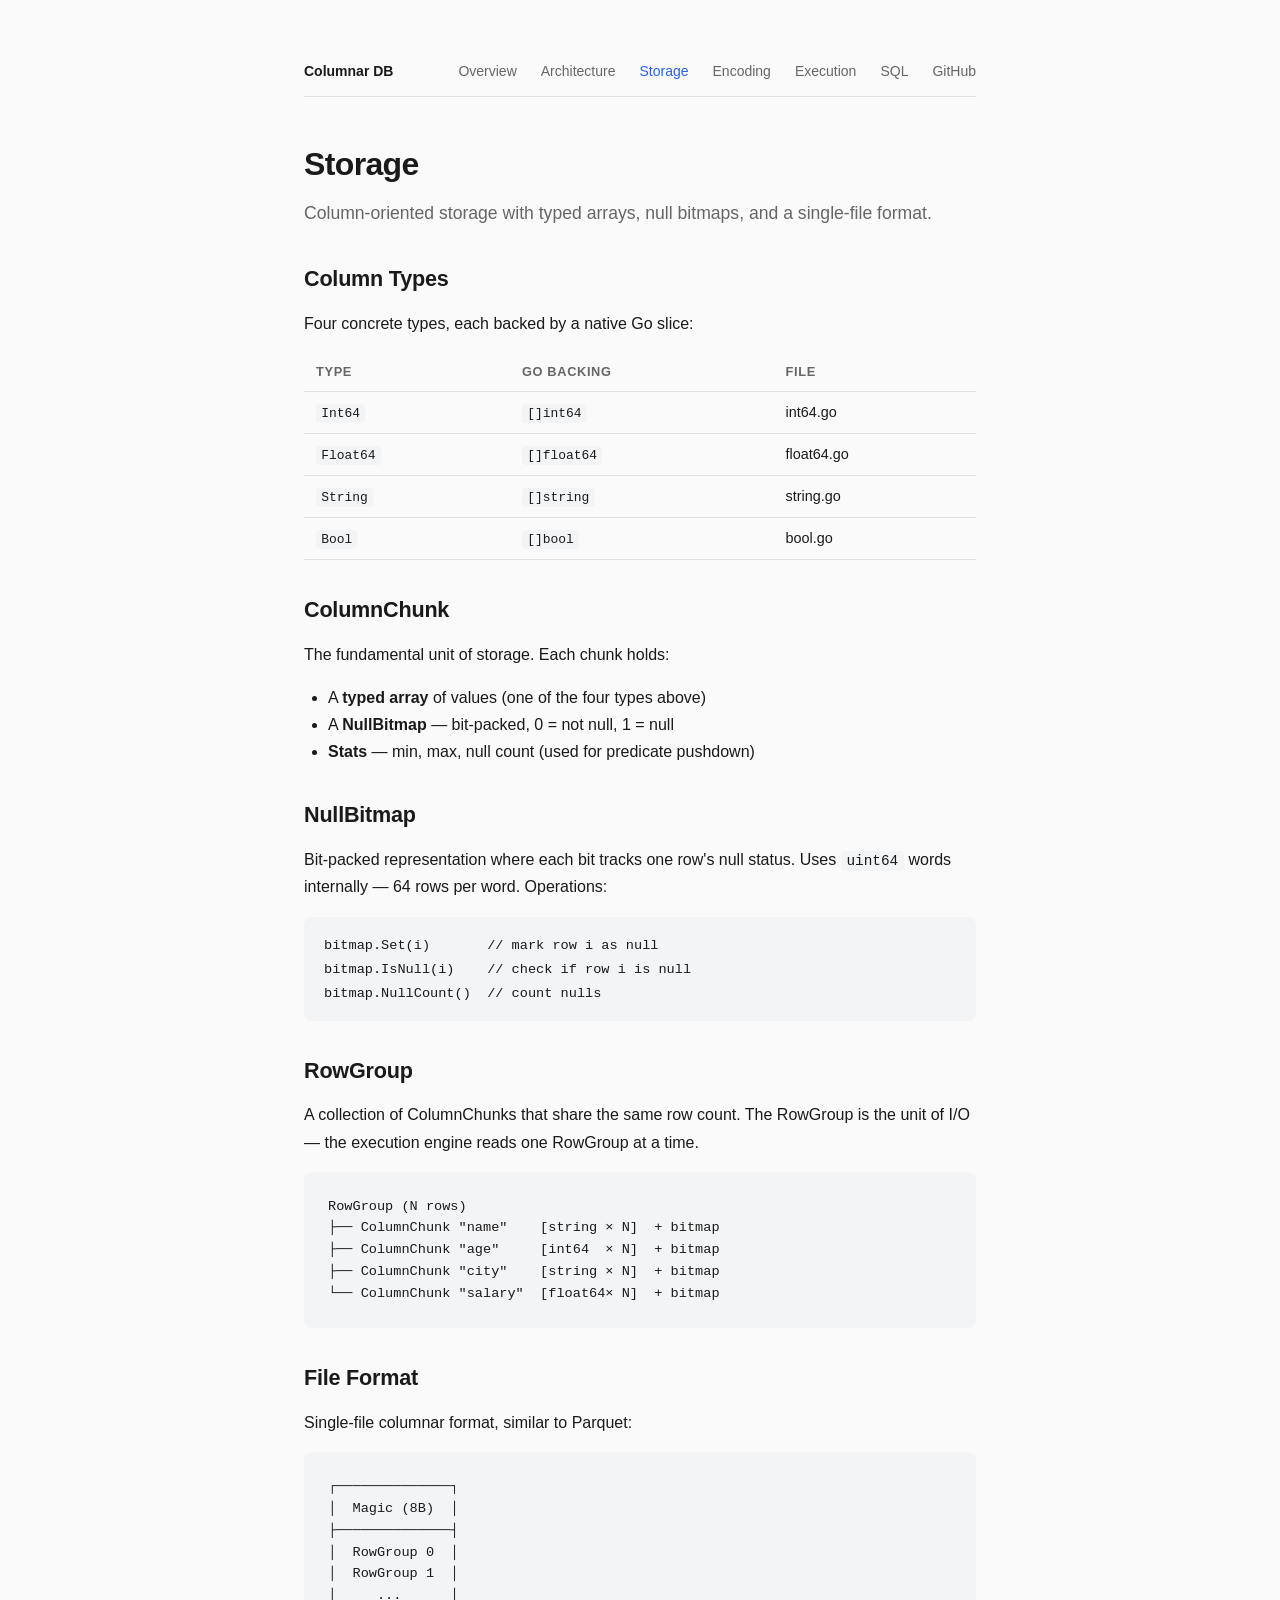
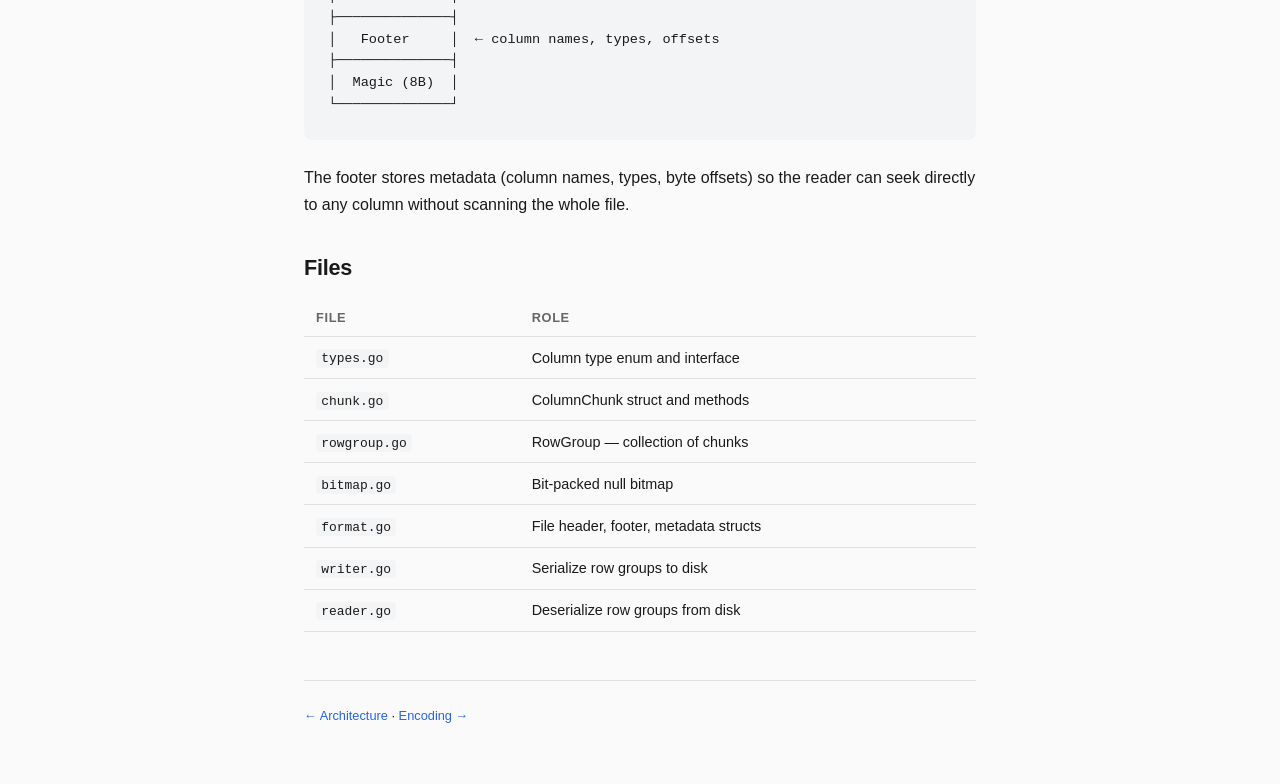
<file: docs/storage.html>
<!DOCTYPE html>
<html lang="en">
<head>
  <meta charset="utf-8">
  <meta name="viewport" content="width=device-width, initial-scale=1">
  <title>Storage — Columnar DB</title>
  <link rel="stylesheet" href="style.css">
</head>
<body>
<div class="container">
  <nav>
    <a href="index.html" class="brand">Columnar DB</a>
    <a href="index.html">Overview</a>
    <a href="architecture.html">Architecture</a>
    <a href="storage.html" class="active">Storage</a>
    <a href="encoding.html">Encoding</a>
    <a href="execution.html">Execution</a>
    <a href="sql.html">SQL</a>
    <a href="https://github.com/iyunbo/columnar-db">GitHub</a>
  </nav>

  <h1>Storage</h1>
  <p class="subtitle">Column-oriented storage with typed arrays, null bitmaps, and a single-file format.</p>

  <h2>Column Types</h2>
  <p>Four concrete types, each backed by a native Go slice:</p>
  <table>
    <thead><tr><th>Type</th><th>Go backing</th><th>File</th></tr></thead>
    <tbody>
      <tr><td><code>Int64</code></td><td><code>[]int64</code></td><td>int64.go</td></tr>
      <tr><td><code>Float64</code></td><td><code>[]float64</code></td><td>float64.go</td></tr>
      <tr><td><code>String</code></td><td><code>[]string</code></td><td>string.go</td></tr>
      <tr><td><code>Bool</code></td><td><code>[]bool</code></td><td>bool.go</td></tr>
    </tbody>
  </table>

  <h2>ColumnChunk</h2>
  <p>The fundamental unit of storage. Each chunk holds:</p>
  <ul style="margin-bottom: 1.5rem; padding-left: 1.5rem;">
    <li>A <strong>typed array</strong> of values (one of the four types above)</li>
    <li>A <strong>NullBitmap</strong> — bit-packed, 0 = not null, 1 = null</li>
    <li><strong>Stats</strong> — min, max, null count (used for predicate pushdown)</li>
  </ul>

  <h2>NullBitmap</h2>
  <p>Bit-packed representation where each bit tracks one row's null status. Uses <code>uint64</code> words internally — 64 rows per word. Operations:</p>
<pre><code>bitmap.Set(i)       // mark row i as null
bitmap.IsNull(i)    // check if row i is null
bitmap.NullCount()  // count nulls</code></pre>

  <h2>RowGroup</h2>
  <p>A collection of ColumnChunks that share the same row count. The RowGroup is the unit of I/O — the execution engine reads one RowGroup at a time.</p>
  <div class="diagram">RowGroup (N rows)
├── ColumnChunk "name"    [string × N]  + bitmap
├── ColumnChunk "age"     [int64  × N]  + bitmap
├── ColumnChunk "city"    [string × N]  + bitmap
└── ColumnChunk "salary"  [float64× N]  + bitmap</div>

  <h2>File Format</h2>
  <p>Single-file columnar format, similar to Parquet:</p>
  <div class="diagram">┌──────────────┐
│  Magic (8B)  │
├──────────────┤
│  RowGroup 0  │
│  RowGroup 1  │
│     ...      │
├──────────────┤
│   Footer     │  ← column names, types, offsets
├──────────────┤
│  Magic (8B)  │
└──────────────┘</div>
  <p>The footer stores metadata (column names, types, byte offsets) so the reader can seek directly to any column without scanning the whole file.</p>

  <h2>Files</h2>
  <table>
    <thead><tr><th>File</th><th>Role</th></tr></thead>
    <tbody>
      <tr><td><code>types.go</code></td><td>Column type enum and interface</td></tr>
      <tr><td><code>chunk.go</code></td><td>ColumnChunk struct and methods</td></tr>
      <tr><td><code>rowgroup.go</code></td><td>RowGroup — collection of chunks</td></tr>
      <tr><td><code>bitmap.go</code></td><td>Bit-packed null bitmap</td></tr>
      <tr><td><code>format.go</code></td><td>File header, footer, metadata structs</td></tr>
      <tr><td><code>writer.go</code></td><td>Serialize row groups to disk</td></tr>
      <tr><td><code>reader.go</code></td><td>Deserialize row groups from disk</td></tr>
    </tbody>
  </table>

  <footer>
    <p><a href="architecture.html">&larr; Architecture</a> &middot; <a href="encoding.html">Encoding &rarr;</a></p>
  </footer>
</div>
</body>
</html>
</file>
<file: docs/style.css>
:root {
  --bg: #fafafa;
  --fg: #1a1a1a;
  --muted: #666;
  --border: #e0e0e0;
  --accent: #2563eb;
  --accent-light: #eff6ff;
  --code-bg: #f3f4f6;
  --max-w: 720px;
}

* { margin: 0; padding: 0; box-sizing: border-box; }

body {
  font-family: -apple-system, BlinkMacSystemFont, "Segoe UI", Helvetica, Arial, sans-serif;
  color: var(--fg);
  background: var(--bg);
  line-height: 1.7;
  font-size: 16px;
}

.container {
  max-width: var(--max-w);
  margin: 0 auto;
  padding: 3rem 1.5rem;
}

/* Navigation */
nav {
  border-bottom: 1px solid var(--border);
  padding: 0.75rem 0;
  margin-bottom: 2.5rem;
  display: flex;
  gap: 1.5rem;
  flex-wrap: wrap;
  align-items: center;
}

nav a {
  color: var(--muted);
  text-decoration: none;
  font-size: 0.875rem;
}

nav a:hover, nav a.active {
  color: var(--accent);
}

nav .brand {
  font-weight: 600;
  color: var(--fg);
  margin-right: auto;
}

/* Typography */
h1 { font-size: 2rem; margin-bottom: 0.5rem; letter-spacing: -0.02em; }
h2 { font-size: 1.35rem; margin: 2rem 0 0.75rem; letter-spacing: -0.01em; }
h3 { font-size: 1.1rem; margin: 1.5rem 0 0.5rem; }

p { margin-bottom: 1rem; color: var(--fg); }
.subtitle { color: var(--muted); font-size: 1.1rem; margin-bottom: 2rem; }

/* Links */
a { color: var(--accent); text-decoration: none; }
a:hover { text-decoration: underline; }

/* Code */
code {
  background: var(--code-bg);
  padding: 0.15em 0.4em;
  border-radius: 4px;
  font-size: 0.9em;
  font-family: "SF Mono", "Fira Code", monospace;
}

pre {
  background: var(--code-bg);
  padding: 1rem 1.25rem;
  border-radius: 8px;
  overflow-x: auto;
  margin-bottom: 1.5rem;
  line-height: 1.5;
}

pre code {
  background: none;
  padding: 0;
  font-size: 0.85em;
}

/* Tables */
table {
  width: 100%;
  border-collapse: collapse;
  margin-bottom: 1.5rem;
  font-size: 0.9rem;
}

th, td {
  text-align: left;
  padding: 0.5rem 0.75rem;
  border-bottom: 1px solid var(--border);
}

th { font-weight: 600; color: var(--muted); font-size: 0.8rem; text-transform: uppercase; letter-spacing: 0.05em; }

/* Cards */
.card-grid {
  display: grid;
  grid-template-columns: repeat(auto-fill, minmax(200px, 1fr));
  gap: 1rem;
  margin-bottom: 2rem;
}

.card {
  border: 1px solid var(--border);
  border-radius: 8px;
  padding: 1.25rem;
  transition: border-color 0.2s;
}

.card:hover { border-color: var(--accent); }
.card h3 { margin: 0 0 0.4rem; font-size: 1rem; }
.card p { font-size: 0.875rem; color: var(--muted); margin: 0; }
.card a { text-decoration: none; color: inherit; display: block; }

/* Diagram box */
.diagram {
  background: var(--code-bg);
  border-radius: 8px;
  padding: 1.5rem;
  margin-bottom: 1.5rem;
  font-family: "SF Mono", "Fira Code", monospace;
  font-size: 0.85rem;
  line-height: 1.6;
  white-space: pre;
  overflow-x: auto;
}

/* Stats */
.stats {
  display: flex;
  gap: 2rem;
  margin-bottom: 2rem;
  flex-wrap: wrap;
}

.stat { text-align: center; }
.stat .num { font-size: 1.75rem; font-weight: 700; color: var(--accent); display: block; }
.stat .label { font-size: 0.8rem; color: var(--muted); text-transform: uppercase; letter-spacing: 0.05em; }

/* Footer */
footer {
  margin-top: 3rem;
  padding-top: 1.5rem;
  border-top: 1px solid var(--border);
  color: var(--muted);
  font-size: 0.8rem;
}

/* Responsive */
@media (max-width: 600px) {
  .container { padding: 2rem 1rem; }
  h1 { font-size: 1.5rem; }
  .stats { gap: 1rem; }
  .card-grid { grid-template-columns: 1fr; }
}
</file>
